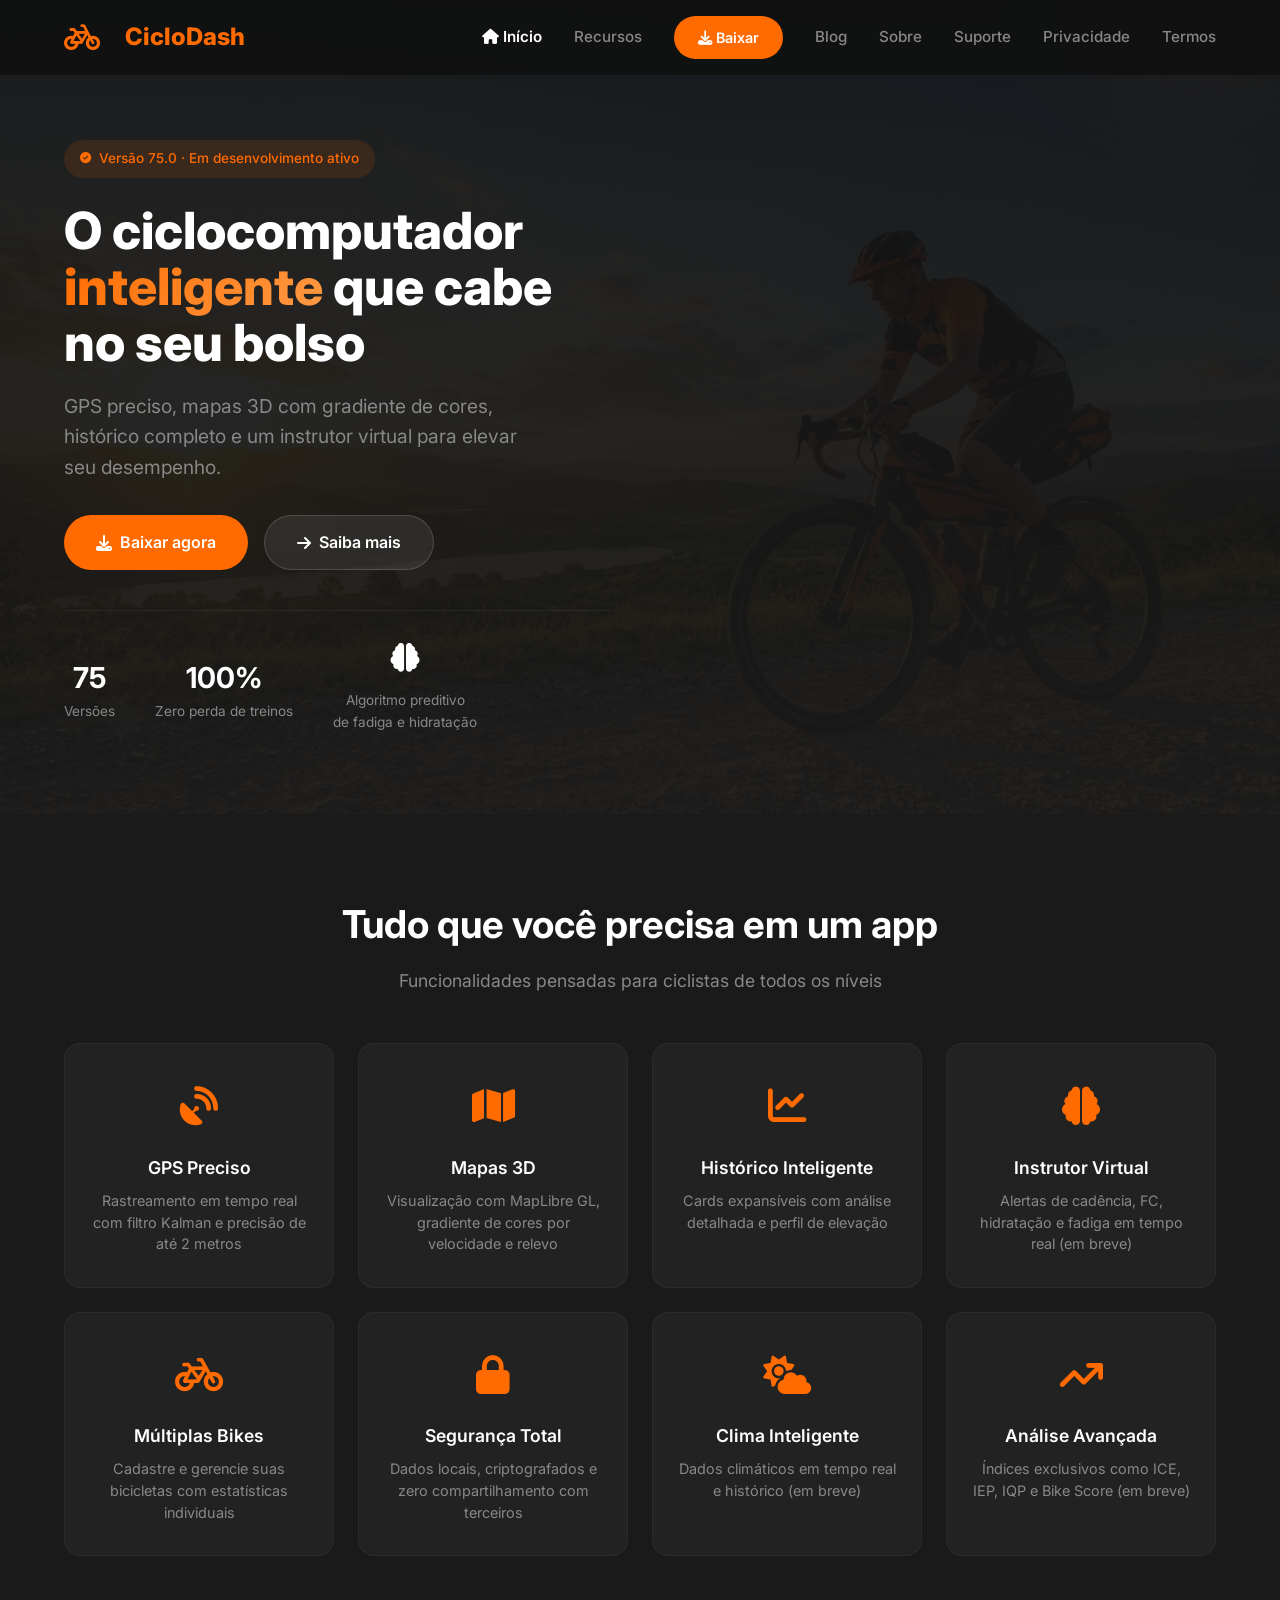
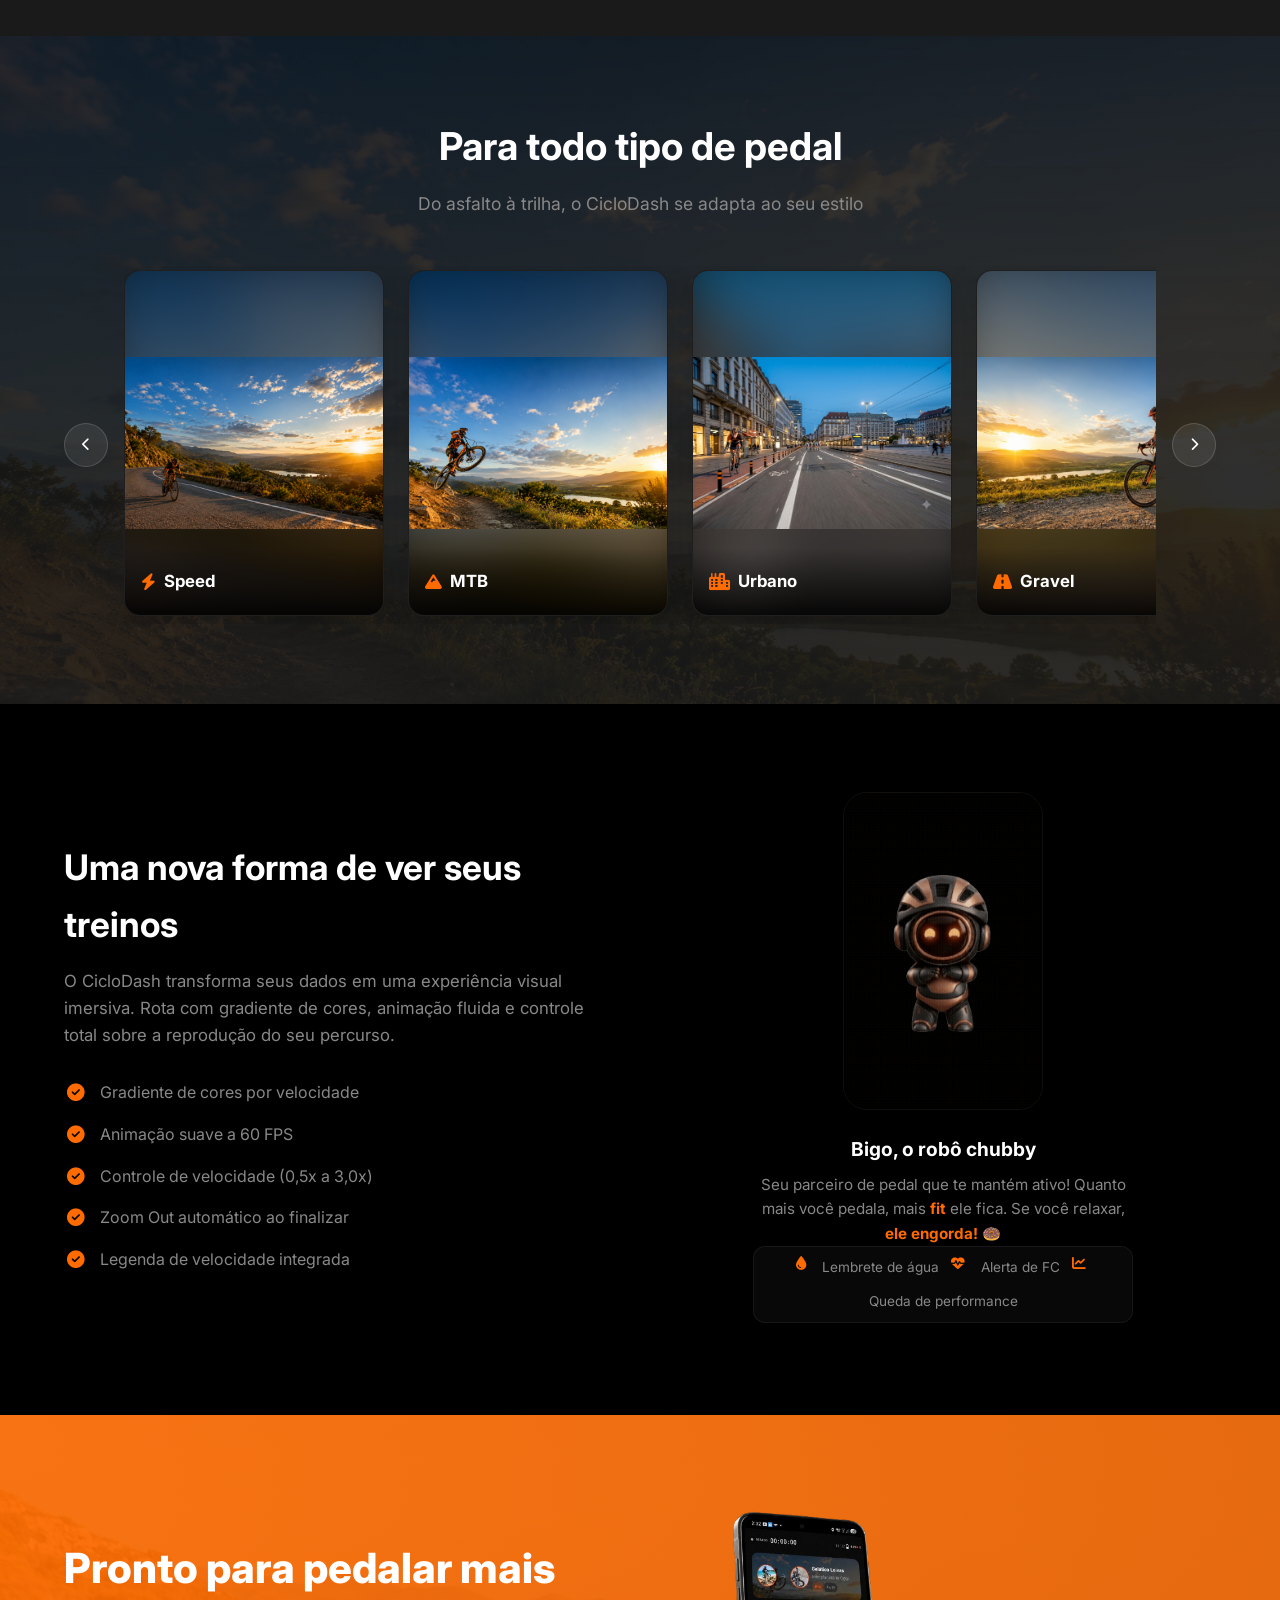
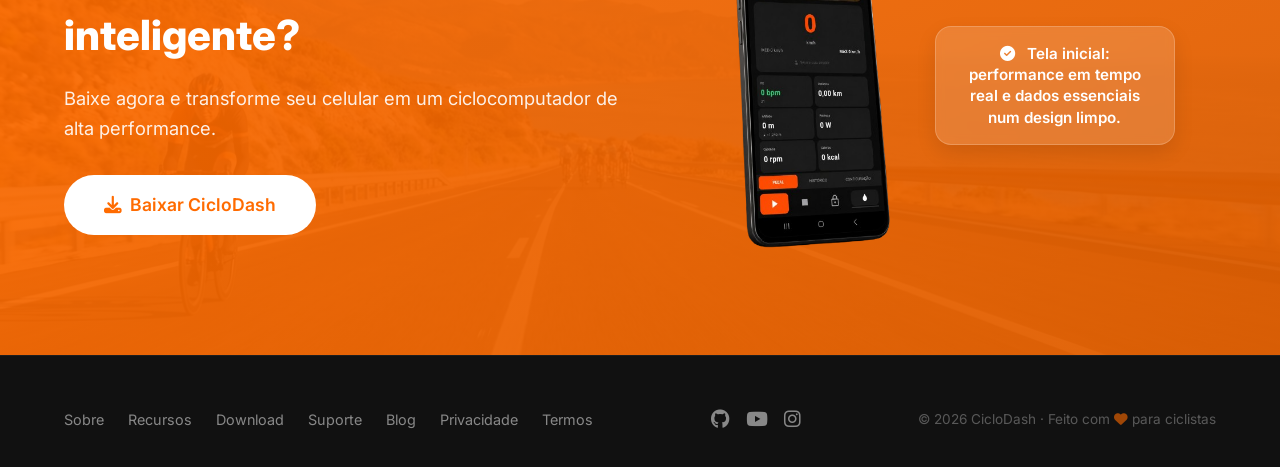
<file: index.html>
<!DOCTYPE html>
<html lang="pt-BR">

<!-- ════════════════════════════════════════════════════════════
HEADER
════════════════════════════════════════════════════════════ -->

<head>
    <meta property="og:title" content="CicloDash - Ciclocomputador Inteligente" />
    <meta property="og:description"
        content="GPS preciso, mapas 3D com gradiente de cores e IA para elevar seu desempenho." />
    <meta property="og:image" content="https://leivas.github.io/ciclodash-site/assets/images/app-screenshot.png" />
    <meta property="og:url" content="https://leivas.github.io/ciclodash-site/" />
    <meta charset="UTF-8" />
    <meta name="viewport" content="width=device-width, initial-scale=1.0" />
    <title>CicloDash · Ciclocomputador inteligente</title>
    <meta name="description"
        content="CicloDash é o ciclocomputador inteligente que cabe no seu bolso. GPS, mapas 3D, histórico e IA para ciclistas." />
    <link rel="icon" type="image/svg+xml" href="assets/favicon.svg" />

    <!-- Google Fonts -->
    <link rel="preconnect" href="https://fonts.googleapis.com" />
    <link rel="preconnect" href="https://fonts.gstatic.com" crossorigin />
    <link
        href="https://fonts.googleapis.com/css2?family=Inter:opsz,wght@14..32,400;14..32,600;14..32,700;14..32,800&display=swap"
        rel="stylesheet" />

    <!-- Font Awesome 6 (ícones) -->
    <link rel="stylesheet" href="https://cdnjs.cloudflare.com/ajax/libs/font-awesome/6.5.0/css/all.min.css" />

    <link rel="stylesheet" href="css/style.css" />
</head>

<body>
    <header class="header">
        <div class="container">


            <a href="index.html" class="logo">
                <i class="fas fa-bicycle"></i><span>&nbsp;</span>
                <span class="logo-text">Ciclo<span>Dash</span></span>
            </a>


            <nav class="nav" id="mainNav">
                <a href="index.html" class="active"><i class="fas fa-house"></i> Início</a>
                <a href="recursos.html">Recursos</a>
                <a href="download.html" class="btn-nav"><i class="fas fa-download"></i> Baixar</a>
                <a href="blog.html">Blog</a>
                <a href="sobre.html">Sobre</a>
                <a href="suporte.html">Suporte</a>
                <a href="privacidade.html">Privacidade</a>
                <a href="termos.html">Termos</a>
            </nav>
            <button class="mobile-toggle" id="mobileToggle" aria-label="Menu">
                <i class="fas fa-bars"></i>
            </button>
        </div>
    </header>

    <!-- ════════════════════════════════════════════════════════════
         HERO
         ════════════════════════════════════════════════════════════ -->
    <section class="hero">
        <div class="container">
            <div class="hero-content">
                <div class="hero-badge">
                    <i class="fas fa-circle-check"></i>
                    Versão 75.0 · Em desenvolvimento ativo
                </div>

                <h1>
                    O ciclocomputador<br />
                    <span class="highlight">inteligente</span> que cabe<br />
                    no seu bolso
                </h1>

                <p>
                    GPS preciso, mapas 3D com gradiente de cores, histórico completo
                    e um instrutor virtual para elevar seu desempenho.
                </p>

                <div class="hero-actions">
                    <a href="download.html" class="btn btn-primary">
                        <i class="fas fa-download"></i> Baixar agora
                    </a>
                    <a href="recursos.html" class="btn btn-secondary">
                        <i class="fas fa-arrow-right"></i> Saiba mais
                    </a>
                </div>

                <div class="hero-stats">
                    <div class="stat">
                        <div class="stat-value">75</div>
                        <div class="stat-label">Versões</div>
                    </div>
                    <div class="stat">
                        <div class="stat-value">100%</div>
                        <div class="stat-label">Zero perda de treinos</div>
                    </div>
                    <div class="stat">
                        <span class="fi-icon"><i class="fas fa-brain"></i></span>
                        <div class="stat-label">Algoritmo preditivo<br>de fadiga e hidratação</div>
                    </div>
                </div>
            </div>
        </div>
    </section>

    <!-- ════════════════════════════════════════════════════════════
         FEATURES
         ════════════════════════════════════════════════════════════ -->
    <section class="features">
        <div class="container">
            <div class="section-header">
                <h2>Tudo que você precisa em um app</h2>
                <p>Funcionalidades pensadas para ciclistas de todos os níveis</p>
            </div>

            <div class="features-grid">
                <div class="feature-card">
                    <span class="icon"><i class="fas fa-satellite-dish"></i></span>
                    <h3>GPS Preciso</h3>
                    <p>Rastreamento em tempo real com filtro Kalman e precisão de até 2 metros</p>
                </div>

                <div class="feature-card">
                    <span class="icon"><i class="fas fa-map"></i></span>
                    <h3>Mapas 3D</h3>
                    <p>Visualização com MapLibre GL, gradiente de cores por velocidade e relevo</p>
                </div>

                <div class="feature-card">
                    <span class="icon"><i class="fas fa-chart-line"></i></span>
                    <h3>Histórico Inteligente</h3>
                    <p>Cards expansíveis com análise detalhada e perfil de elevação</p>
                </div>

                <div class="feature-card">
                    <span class="icon"><i class="fas fa-brain"></i></span>
                    <h3>Instrutor Virtual</h3>
                    <p>Alertas de cadência, FC, hidratação e fadiga em tempo real (em breve)</p>
                </div>

                <div class="feature-card">
                    <span class="icon"><i class="fas fa-bicycle"></i></span>
                    <h3>Múltiplas Bikes</h3>
                    <p>Cadastre e gerencie suas bicicletas com estatísticas individuais</p>
                </div>

                <div class="feature-card">
                    <span class="icon"><i class="fas fa-lock"></i></span>
                    <h3>Segurança Total</h3>
                    <p>Dados locais, criptografados e zero compartilhamento com terceiros</p>
                </div>

                <div class="feature-card">
                    <span class="icon"><i class="fas fa-cloud-sun"></i></span>
                    <h3>Clima Inteligente</h3>
                    <p>Dados climáticos em tempo real e histórico (em breve)</p>
                </div>

                <div class="feature-card">
                    <span class="icon"><i class="fas fa-arrow-trend-up"></i></span>
                    <h3>Análise Avançada</h3>
                    <p>Índices exclusivos como ICE, IEP, IQP e Bike Score (em breve)</p>
                </div>
            </div>
        </div>
    </section>

    <!-- ════════════════════════════════════════════════════════════
         CATEGORIAS (CARROSSEL)
         ════════════════════════════════════════════════════════════ -->
    <section class="categories-section">
        <div class="container">
            <div class="section-header">
                <h2>Para todo tipo de pedal</h2>
                <p>Do asfalto à trilha, o CicloDash se adapta ao seu estilo</p>
            </div>

            <div class="categories-carousel">
                <button class="carousel-arrow carousel-arrow--prev" id="carouselPrev" aria-label="Anterior">
                    <i class="fas fa-chevron-left"></i>
                </button>

                <div class="carousel-track" id="carouselTrack">
                    <div class="category-slide">
                        <div class="category-slide-bg"
                            style="background-image:url('assets/images/CicloDash_(Speed_1).png');"></div>
                        <img src="assets/images/CicloDash_(Speed_1).png" alt="Ciclismo speed com CicloDash"
                            loading="lazy" />
                        <div class="category-slide-label"><i class="fas fa-bolt"></i> Speed</div>
                    </div>
                    <div class="category-slide">
                        <div class="category-slide-bg"
                            style="background-image:url('assets/images/CicloDash_(MTB).png');"></div>
                        <img src="assets/images/CicloDash_(MTB).png" alt="Mountain bike com CicloDash" loading="lazy" />
                        <div class="category-slide-label"><i class="fas fa-mountain"></i> MTB</div>
                    </div>
                    <div class="category-slide">
                        <div class="category-slide-bg"
                            style="background-image:url('assets/images/CicloDash_(Urbano).png');"></div>
                        <img src="assets/images/CicloDash_(Urbano).png" alt="Ciclismo urbano com CicloDash"
                            loading="lazy" />
                        <div class="category-slide-label"><i class="fas fa-city"></i> Urbano</div>
                    </div>
                    <div class="category-slide">
                        <div class="category-slide-bg"
                            style="background-image:url('assets/images/CicloDash_(Gravel).png');"></div>
                        <img src="assets/images/CicloDash_(Gravel).png" alt="Gravel com CicloDash" loading="lazy" />
                        <div class="category-slide-label"><i class="fas fa-road"></i> Gravel</div>
                    </div>
                    <div class="category-slide">
                        <div class="category-slide-bg"
                            style="background-image:url('assets/images/CicloDash_(Speed_2).png');"></div>
                        <img src="assets/images/CicloDash_(Speed_2).png" alt="Ciclismo speed com CicloDash"
                            loading="lazy" />
                        <div class="category-slide-label"><i class="fas fa-bolt"></i> Speed</div>
                    </div>
                </div>

                <button class="carousel-arrow carousel-arrow--next" id="carouselNext" aria-label="Próximo">
                    <i class="fas fa-chevron-right"></i>
                </button>
            </div>
        </div>
    </section>

    <!-- ════════════════════════════════════════════════════════════
         SCREENSHOT
         ════════════════════════════════════════════════════════════ -->
    <section class="screenshot-section">
        <div class="container">
            <div class="content">
                <h2>Uma nova forma de ver seus treinos</h2>
                <p>
                    O CicloDash transforma seus dados em uma experiência visual imersiva.
                    Rota com gradiente de cores, animação fluida e controle total sobre
                    a reprodução do seu percurso.
                </p>

                <ul class="feature-list">
                    <li><i class="fas fa-check-circle"></i> Gradiente de cores por velocidade</li>
                    <li><i class="fas fa-check-circle"></i> Animação suave a 60 FPS</li>
                    <li><i class="fas fa-check-circle"></i> Controle de velocidade (0,5x a 3,0x)</li>
                    <li><i class="fas fa-check-circle"></i> Zoom Out automático ao finalizar</li>
                    <li><i class="fas fa-check-circle"></i> Legenda de velocidade integrada</li>
                </ul>
            </div>
            <div class="image">
                <div class="gif-wrapper">
                    <img src="assets/images/gifs/Gif_5.gif" alt="CicloDash app animado" class="phone-mockup">
                </div>
                <div class="bigo-description">
                    <h4>Bigo, o robô chubby</h4>
                    <p>
                        Seu parceiro de pedal que te mantém ativo! Quanto mais você pedala, mais <strong>fit</strong>
                        ele fica.
                        Se você relaxar, <strong>ele engorda!</strong> 🍩<br>
                        <span class="bigo-functions">
                            <i class="fas fa-droplet"></i> Lembrete de água
                            <i class="fas fa-heart-pulse"></i> Alerta de FC
                            <i class="fas fa-chart-line"></i> Queda de performance
                        </span>
                    </p>
                </div>
            </div>
        </div>
    </section>

    <!-- ════════════════════════════════════════════════════════════
         CTA
         ════════════════════════════════════════════════════════════ -->
    <section class="cta-section">
        <div class="container">
            <div class="cta-content">
                <h2>Pronto para pedalar mais inteligente?</h2>
                <p>Baixe agora e transforme seu celular em um ciclocomputador de alta performance.</p>
                <a href="download.html" class="btn">
                    <i class="fas fa-download"></i> Baixar CicloDash
                </a>
            </div>

            <div class="cta-image">  
                <img src="assets/images/Ciclodash__app.png" alt="CicloDash app screen" />              
                <div class="cta-callout">
                    <i class="fas fa-circle-check"></i> Tela inicial:<br>performance em tempo real e dados
                    essenciais num design limpo.
                </div>
            </div>
            
        </div>
    </section>

    <!-- ════════════════════════════════════════════════════════════
             FOOTER
             ════════════════════════════════════════════════════════════ -->
    <footer class="footer">
        <div class="container">
            <div class="footer-links">
                <a href="sobre.html">Sobre</a>
                <a href="recursos.html">Recursos</a>
                <a href="download.html">Download</a>
                <a href="suporte.html">Suporte</a>
                <a href="blog.html">Blog</a>
                <a href="privacidade.html">Privacidade</a>
                <a href="termos.html">Termos</a>
            </div>

            <div class="footer-social">
                <a href="#" aria-label="GitHub"><i class="fab fa-github"></i></a>
                <a href="#" aria-label="YouTube"><i class="fab fa-youtube"></i></a>
                <a href="#" aria-label="Instagram"><i class="fab fa-instagram"></i></a>
            </div>

            <div class="footer-copy">
                &copy; 2026 CicloDash · Feito com <i class="fas fa-heart" style="color:var(--orange);"></i> para
                ciclistas
            </div>
        </div>
    </footer>

    <!-- ════════════════════════════════════════════════════════════
         JAVASCRIPT
         ════════════════════════════════════════════════════════════ -->
    <script>
        // ─── MENU MOBILE ──────────────────────────────────────────
        const mobileToggle = document.getElementById('mobileToggle');
        const mainNav = document.getElementById('mainNav');

        mobileToggle.addEventListener('click', () => {
            mainNav.classList.toggle('open');
        });

        // Fecha o menu ao clicar em um link
        document.querySelectorAll('.nav a').forEach(link => {
            link.addEventListener('click', () => {
                mainNav.classList.remove('open');
            });
        });

        // ─── ANIMAÇÃO DE ENTRADA DOS CARDS ──────────────────────
        const observer = new IntersectionObserver((entries) => {
            entries.forEach((entry, index) => {
                if (entry.isIntersecting) {
                    setTimeout(() => {
                        entry.target.style.opacity = '1';
                        entry.target.style.transform = 'translateY(0)';
                    }, index * 80);
                }
            });
        }, { threshold: 0.1 });

        document.querySelectorAll('.feature-card').forEach((card, i) => {
            card.style.opacity = '0';
            card.style.transform = 'translateY(24px)';
            card.style.transition = 'opacity 0.6s ease, transform 0.6s ease';
            observer.observe(card);
        });

        // ─── CARROSSEL DE CATEGORIAS ─────────────────────────────
        const carouselTrack = document.getElementById('carouselTrack');
        const carouselPrev = document.getElementById('carouselPrev');
        const carouselNext = document.getElementById('carouselNext');

        if (carouselTrack && carouselPrev && carouselNext) {
            const getScrollStep = () => {
                const slide = carouselTrack.querySelector('.category-slide');
                const gap = parseInt(getComputedStyle(carouselTrack).gap) || 24;
                return slide ? slide.offsetWidth + gap : 300;
            };

            carouselPrev.addEventListener('click', () => {
                carouselTrack.scrollBy({ left: -getScrollStep(), behavior: 'smooth' });
            });

            carouselNext.addEventListener('click', () => {
                carouselTrack.scrollBy({ left: getScrollStep(), behavior: 'smooth' });
            });
        }

        // ─── HERO BADGE ANIMATION ────────────────────────────────
        console.log('🚴 CicloDash · O ciclocomputador inteligente');
        console.log('📊 Versão 75.0 · Em desenvolvimento ativo');
        console.log('🔗 https://ciclodash.com.br');
    </script>

</body>

</html>
</file>
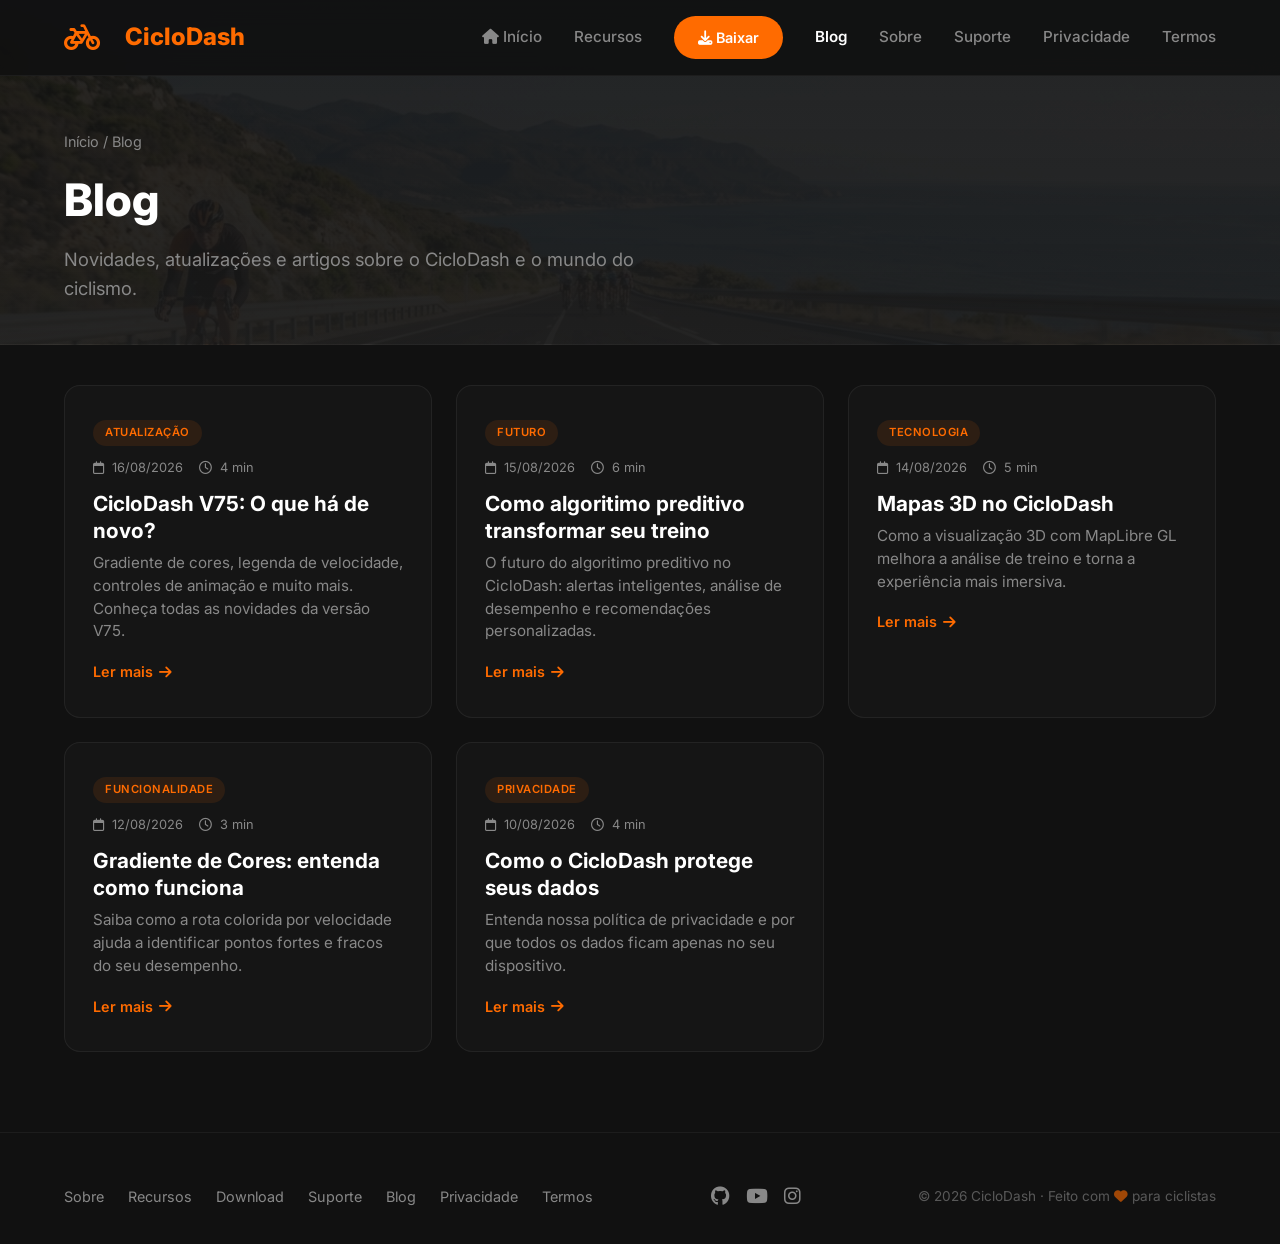
<file: blog.html>
<!DOCTYPE html>
<html lang="pt-BR">

<head>
    <meta property="og:title" content="CicloDash - Ciclocomputador Inteligente" />
    <meta property="og:description"
        content="GPS preciso, mapas 3D com gradiente de cores e IA para elevar seu desempenho." />
    <meta property="og:image" content="https://leivas.github.io/ciclodash-site/assets/images/app-screenshot.png" />
    <meta property="og:url" content="https://leivas.github.io/ciclodash-site/" />
    <meta charset="UTF-8" />
    <meta name="viewport" content="width=device-width, initial-scale=1.0" />
    <title>Blog · CicloDash</title>
    <meta name="description"
        content="Novidades, artigos e atualizações do CicloDash. Fique por dentro das últimas novidades." />
    <link rel="icon" type="image/svg+xml" href="assets/favicon.svg" />

    <link rel="preconnect" href="https://fonts.googleapis.com" />
    <link rel="preconnect" href="https://fonts.gstatic.com" crossorigin />
    <link
        href="https://fonts.googleapis.com/css2?family=Inter:opsz,wght@14..32,400;14..32,600;14..32,700;14..32,800&display=swap"
        rel="stylesheet" />
    <link rel="stylesheet" href="https://cdnjs.cloudflare.com/ajax/libs/font-awesome/6.5.0/css/all.min.css" />
    <link rel="stylesheet" href="css/style.css" />
</head>

<body>

    <!-- HEADER -->
    <header class="header">
        <div class="container">
            <a href="index.html" class="logo">
                <i class="fas fa-bicycle"></i><span>&nbsp;</span>
                <span class="logo-text">Ciclo<span>Dash</span></span>
            </a>

            <nav class="nav" id="mainNav">
                <a href="index.html"><i class="fas fa-house"></i> Início</a>
                <a href="recursos.html">Recursos</a>
                <a href="download.html" class="btn-nav"><i class="fas fa-download"></i> Baixar</a>
                <a href="blog.html" class="active">Blog</a>
                <a href="sobre.html">Sobre</a>
                <a href="suporte.html">Suporte</a>
                <a href="privacidade.html">Privacidade</a>
                <a href="termos.html">Termos</a>
            </nav>

            <button class="mobile-toggle" id="mobileToggle" aria-label="Menu">
                <i class="fas fa-bars"></i>
            </button>
        </div>
    </header>

    <!-- PAGE HEADER -->
    <section class="page-header">
        <div class="container">
            <div class="breadcrumb">
                <a href="index.html">Início</a> / Blog
            </div>
            <h1>Blog</h1>
            <p>Novidades, atualizações e artigos sobre o CicloDash e o mundo do ciclismo.</p>
        </div>
    </section>

    <!-- BLOG -->
    <section class="blog-page">
        <div class="container">
            <div class="blog-grid">

                <!-- POST 1 -->
                <a href="blog/ciclodash-v75.html" class="post-card">
                    <span class="post-tag">Atualização</span>
                    <div class="post-meta">
                        <span class="date"><i class="far fa-calendar"></i> 16/08/2026</span>
                        <span class="read-time"><i class="far fa-clock"></i> 4 min</span>
                    </div>
                    <h3>CicloDash V75: O que há de novo?</h3>
                    <p>Gradiente de cores, legenda de velocidade, controles de animação e muito mais. Conheça todas as
                        novidades da versão V75.</p>
                    <span class="read-more">Ler mais <i class="fas fa-arrow-right"></i></span>
                </a>

                <!-- POST 2 -->
                <a href="blog/ia-treinamento.html" class="post-card">
                    <span class="post-tag">Futuro</span>
                    <div class="post-meta">
                        <span class="date"><i class="far fa-calendar"></i> 15/08/2026</span>
                        <span class="read-time"><i class="far fa-clock"></i> 6 min</span>
                    </div>
                    <h3>Como algoritimo preditivo transformar seu treino</h3>
                    <p>O futuro do algoritimo preditivo no CicloDash: alertas inteligentes, análise de desempenho e
                        recomendações personalizadas.</p>
                    <span class="read-more">Ler mais <i class="fas fa-arrow-right"></i></span>
                </a>

                <!-- POST 3 -->
                <a href="blog/mapas-3d.html" class="post-card">
                    <span class="post-tag">Tecnologia</span>
                    <div class="post-meta">
                        <span class="date"><i class="far fa-calendar"></i> 14/08/2026</span>
                        <span class="read-time"><i class="far fa-clock"></i> 5 min</span>
                    </div>
                    <h3>Mapas 3D no CicloDash</h3>
                    <p>Como a visualização 3D com MapLibre GL melhora a análise de treino e torna a experiência mais
                        imersiva.</p>
                    <span class="read-more">Ler mais <i class="fas fa-arrow-right"></i></span>
                </a>

                <!-- POST 4 (extra) -->
                <a href="blog/gradiente-cores.html" class="post-card">
                    <span class="post-tag">Funcionalidade</span>
                    <div class="post-meta">
                        <span class="date"><i class="far fa-calendar"></i> 12/08/2026</span>
                        <span class="read-time"><i class="far fa-clock"></i> 3 min</span>
                    </div>
                    <h3>Gradiente de Cores: entenda como funciona</h3>
                    <p>Saiba como a rota colorida por velocidade ajuda a identificar pontos fortes e fracos do seu
                        desempenho.</p>
                    <span class="read-more">Ler mais <i class="fas fa-arrow-right"></i></span>
                </a>

                <!-- POST 5 (extra) -->
                <a href="blog/seguranca-dados.html" class="post-card">
                    <span class="post-tag">Privacidade</span>
                    <div class="post-meta">
                        <span class="date"><i class="far fa-calendar"></i> 10/08/2026</span>
                        <span class="read-time"><i class="far fa-clock"></i> 4 min</span>
                    </div>
                    <h3>Como o CicloDash protege seus dados</h3>
                    <p>Entenda nossa política de privacidade e por que todos os dados ficam apenas no seu dispositivo.
                    </p>
                    <span class="read-more">Ler mais <i class="fas fa-arrow-right"></i></span>
                </a>

            </div>
        </div>
    </section>

    <!-- FOOTER -->
    <footer class="footer">
        <div class="container">
            <div class="footer-links">
                <a href="sobre.html">Sobre</a>
                <a href="recursos.html">Recursos</a>
                <a href="download.html">Download</a>
                <a href="suporte.html">Suporte</a>
                <a href="blog.html">Blog</a>
                <a href="privacidade.html">Privacidade</a>
                <a href="termos.html">Termos</a>
            </div>

            <div class="footer-social">
                <a href="#" aria-label="GitHub"><i class="fab fa-github"></i></a>
                <a href="#" aria-label="YouTube"><i class="fab fa-youtube"></i></a>
                <a href="#" aria-label="Instagram"><i class="fab fa-instagram"></i></a>
            </div>

            <div class="footer-copy">
                &copy; 2026 CicloDash · Feito com <i class="fas fa-heart" style="color:var(--orange);"></i> para
                ciclistas
            </div>
        </div>
    </footer>

    <script>
        const mobileToggle = document.getElementById('mobileToggle');
        const mainNav = document.getElementById('mainNav');
        mobileToggle.addEventListener('click', () => mainNav.classList.toggle('open'));
        document.querySelectorAll('.nav a').forEach(link => {
            link.addEventListener('click', () => mainNav.classList.remove('open'));
        });
    </script>
</body>

</html>
</file>
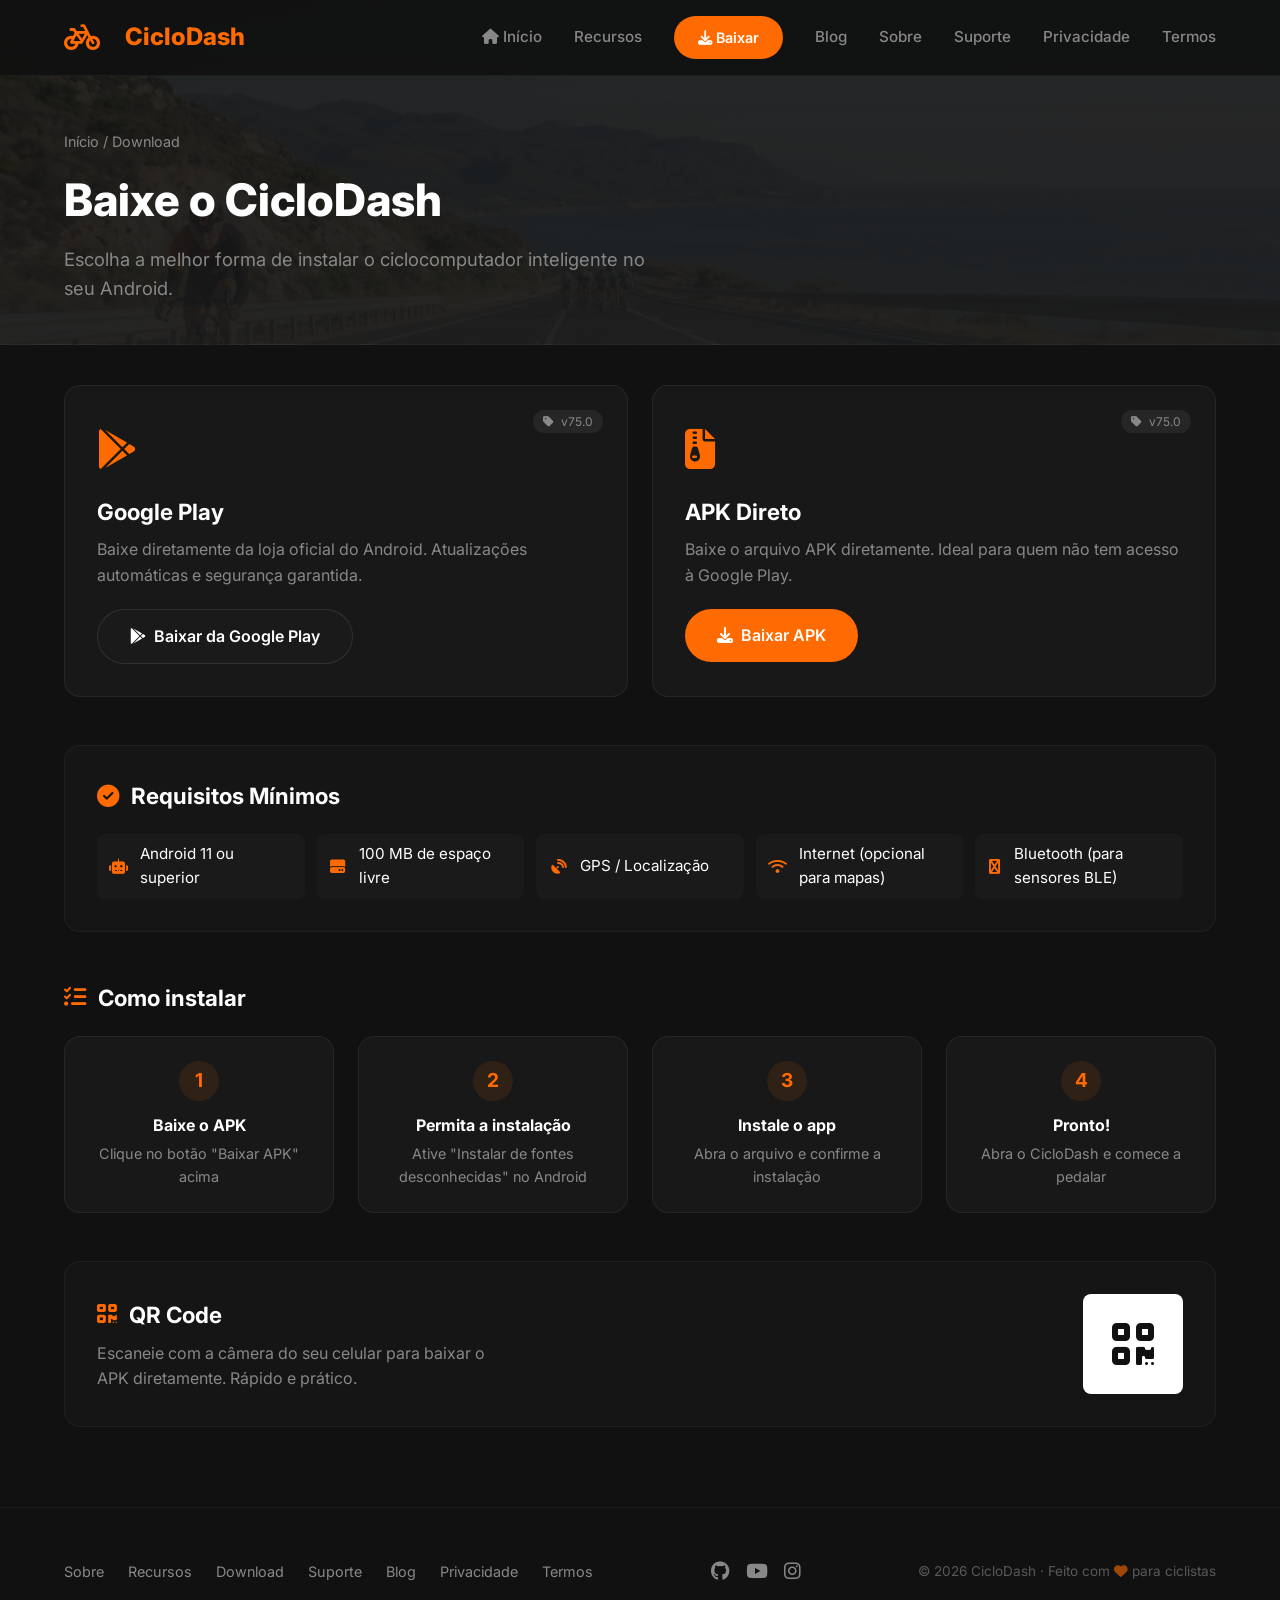
<file: download.html>
<!DOCTYPE html>
<html lang="pt-BR">

<head>
    <meta property="og:title" content="CicloDash - Ciclocomputador Inteligente" />
    <meta property="og:description"
        content="GPS preciso, mapas 3D com gradiente de cores e IA para elevar seu desempenho." />
    <meta property="og:image" content="https://leivas.github.io/ciclodash-site/assets/images/app-screenshot.png" />
    <meta property="og:url" content="https://leivas.github.io/ciclodash-site/" />
    <meta charset="UTF-8" />
    <meta name="viewport" content="width=device-width, initial-scale=1.0" />
    <title>Download · CicloDash</title>
    <meta name="description" content="Baixe o CicloDash na Google Play ou APK direto. Android 11+. Grátis e seguro." />
    <link rel="icon" type="image/svg+xml" href="assets/favicon.svg" />

    <link rel="preconnect" href="https://fonts.googleapis.com" />
    <link rel="preconnect" href="https://fonts.gstatic.com" crossorigin />
    <link
        href="https://fonts.googleapis.com/css2?family=Inter:opsz,wght@14..32,400;14..32,600;14..32,700;14..32,800&display=swap"
        rel="stylesheet" />
    <link rel="stylesheet" href="https://cdnjs.cloudflare.com/ajax/libs/font-awesome/6.5.0/css/all.min.css" />
    <link rel="stylesheet" href="css/style.css" />
</head>

<body>

    <link rel="stylesheet" href="https://cdnjs.cloudflare.com/ajax/libs/font-awesome/6.5.0/css/all.min.css" />
    <!-- ════════════════════════════════════════════════════════════
         HEADER
         ════════════════════════════════════════════════════════════ -->
    <header class="header">
        <div class="container">
            <a href="index.html" class="logo">
                <i class="fas fa-bicycle"></i><span>&nbsp;</span>
                <span class="logo-text">Ciclo<span>Dash</span></span>
            </a>

            <nav class="nav" id="mainNav">
                <a href="index.html"><i class="fas fa-house"></i> Início</a>
                <a href="recursos.html">Recursos</a>
                <a href="download.html" class="btn-nav"><i class="fas fa-download"></i> Baixar</a>
                <a href="blog.html">Blog</a>
                <a href="sobre.html">Sobre</a>
                <a href="suporte.html">Suporte</a>
                <a href="privacidade.html">Privacidade</a>
                <a href="termos.html">Termos</a>
            </nav>

            <button class="mobile-toggle" id="mobileToggle" aria-label="Menu">
                <i class="fas fa-bars"></i>
            </button>
        </div>
    </header>

    <!-- PAGE HEADER -->
    <section class="page-header">
        <div class="container">
            <div class="breadcrumb">
                <a href="index.html">Início</a> / Download
            </div>
            <h1>Baixe o CicloDash</h1>
            <p>Escolha a melhor forma de instalar o ciclocomputador inteligente no seu Android.</p>
        </div>
    </section>

    <!-- DOWNLOAD -->
    <section class="download-page">
        <div class="container">

            <!-- DOWNLOAD CARDS -->
            <div class="download-grid">
                <!-- Google Play -->
                <div class="download-card">
                    <span class="icon"><i class="fab fa-google-play"></i></span>
                    <span class="version-badge"><i class="fas fa-tag"></i> v75.0</span>
                    <h3>Google Play</h3>
                    <p>Baixe diretamente da loja oficial do Android. Atualizações automáticas e segurança garantida.</p>
                    <a href="#" class="btn btn-google">
                        <i class="fab fa-google-play"></i> Baixar da Google Play
                    </a>
                </div>

                <!-- APK Direto -->
                <div class="download-card">
                    <span class="icon"><i class="fas fa-file-archive"></i></span>
                    <span class="version-badge"><i class="fas fa-tag"></i> v75.0</span>
                    <h3>APK Direto</h3>
                    <p>Baixe o arquivo APK diretamente. Ideal para quem não tem acesso à Google Play.</p>
                    <a href="#" class="btn btn-apk">
                        <i class="fas fa-download"></i> Baixar APK
                    </a>
                </div>
            </div>

            <!-- REQUIREMENTS -->
            <div class="requirements">
                <h3><i class="fas fa-circle-check"></i> Requisitos Mínimos</h3>
                <div class="req-grid">
                    <div class="req-item">
                        <i class="fas fa-robot"></i>
                        <span>Android 11 ou superior</span>
                    </div>
                    <div class="req-item">
                        <i class="fas fa-hard-drive"></i>
                        <span>100 MB de espaço livre</span>
                    </div>
                    <div class="req-item">
                        <i class="fas fa-satellite-dish"></i>
                        <span>GPS / Localização</span>
                    </div>
                    <div class="req-item">
                        <i class="fas fa-wifi"></i>
                        <span>Internet (opcional para mapas)</span>
                    </div>
                    <div class="req-item">
                        <i class="fas fa-bluetooth"></i>
                        <span>Bluetooth (para sensores BLE)</span>
                    </div>
                </div>
            </div>

            <!-- INSTRUCTIONS -->
            <h3
                style="font-size:1.4rem; font-weight:700; margin-bottom:20px; display:flex; align-items:center; gap:12px;">
                <i class="fas fa-list-check" style="color:var(--orange);"></i>
                Como instalar
            </h3>
            <div class="instructions">
                <div class="step">
                    <span class="num">1</span>
                    <h4>Baixe o APK</h4>
                    <p>Clique no botão "Baixar APK" acima</p>
                </div>
                <div class="step">
                    <span class="num">2</span>
                    <h4>Permita a instalação</h4>
                    <p>Ative "Instalar de fontes desconhecidas" no Android</p>
                </div>
                <div class="step">
                    <span class="num">3</span>
                    <h4>Instale o app</h4>
                    <p>Abra o arquivo e confirme a instalação</p>
                </div>
                <div class="step">
                    <span class="num">4</span>
                    <h4>Pronto!</h4>
                    <p>Abra o CicloDash e comece a pedalar</p>
                </div>
            </div>

            <!-- QR CODE -->
            <div class="qr-section">
                <div class="qr-content">
                    <h3><i class="fas fa-qrcode" style="color:var(--orange);"></i> QR Code</h3>
                    <p>Escaneie com a câmera do seu celular para baixar o APK diretamente. Rápido e prático.</p>
                </div>
                <div class="qr-placeholder">
                    <i class="fas fa-qrcode"></i>
                </div>
            </div>

        </div>
    </section>

    <!-- FOOTER -->
    <footer class="footer">
        <div class="container">
            <div class="footer-links">
                <a href="sobre.html">Sobre</a>
                <a href="recursos.html">Recursos</a>
                <a href="download.html">Download</a>
                <a href="suporte.html">Suporte</a>
                <a href="blog.html">Blog</a>
                <a href="privacidade.html">Privacidade</a>
                <a href="termos.html">Termos</a>
            </div>

            <div class="footer-social">
                <a href="#" aria-label="GitHub"><i class="fab fa-github"></i></a>
                <a href="#" aria-label="YouTube"><i class="fab fa-youtube"></i></a>
                <a href="#" aria-label="Instagram"><i class="fab fa-instagram"></i></a>
            </div>

            <div class="footer-copy">
                &copy; 2026 CicloDash · Feito com <i class="fas fa-heart" style="color:var(--orange);"></i> para
                ciclistas
            </div>
        </div>
    </footer>

    <script>
        const mobileToggle = document.getElementById('mobileToggle');
        const mainNav = document.getElementById('mainNav');
        mobileToggle.addEventListener('click', () => mainNav.classList.toggle('open'));
        document.querySelectorAll('.nav a').forEach(link => {
            link.addEventListener('click', () => mainNav.classList.remove('open'));
        });
    </script>
</body>

</html>
</file>
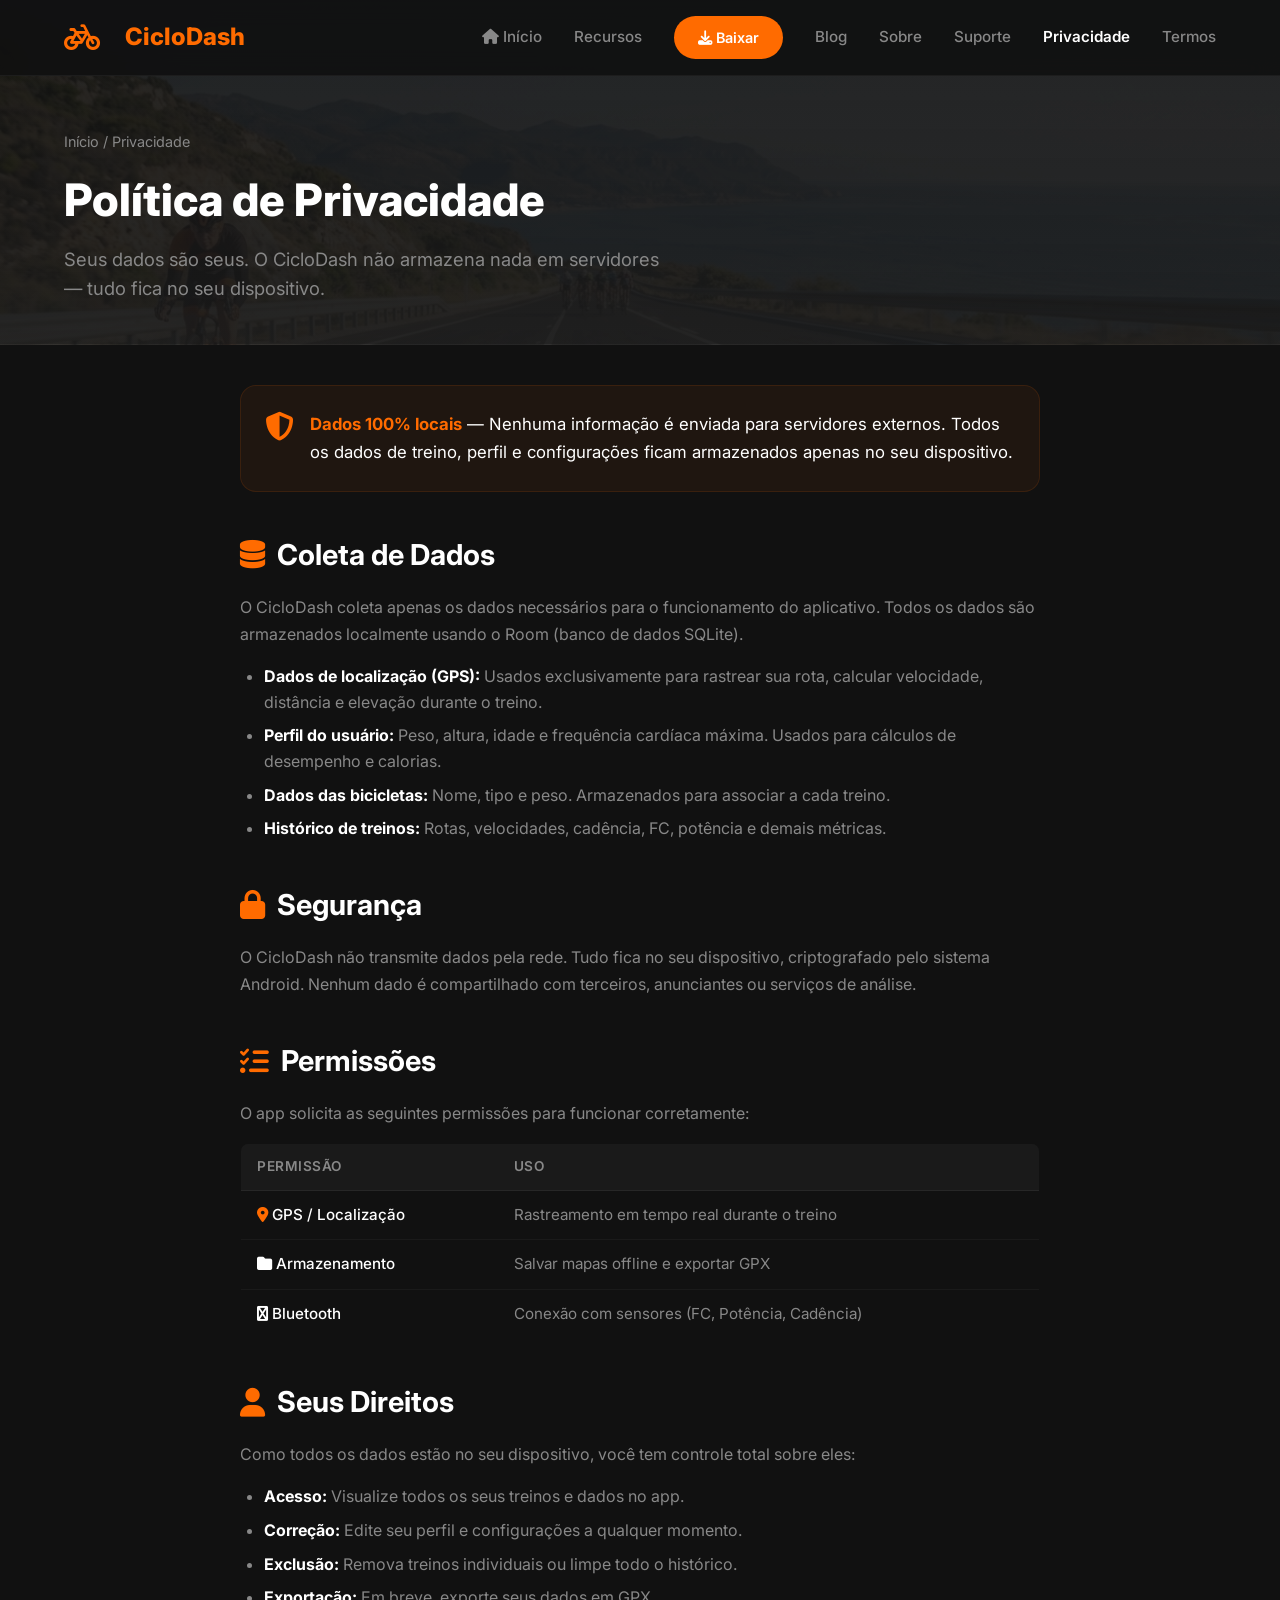
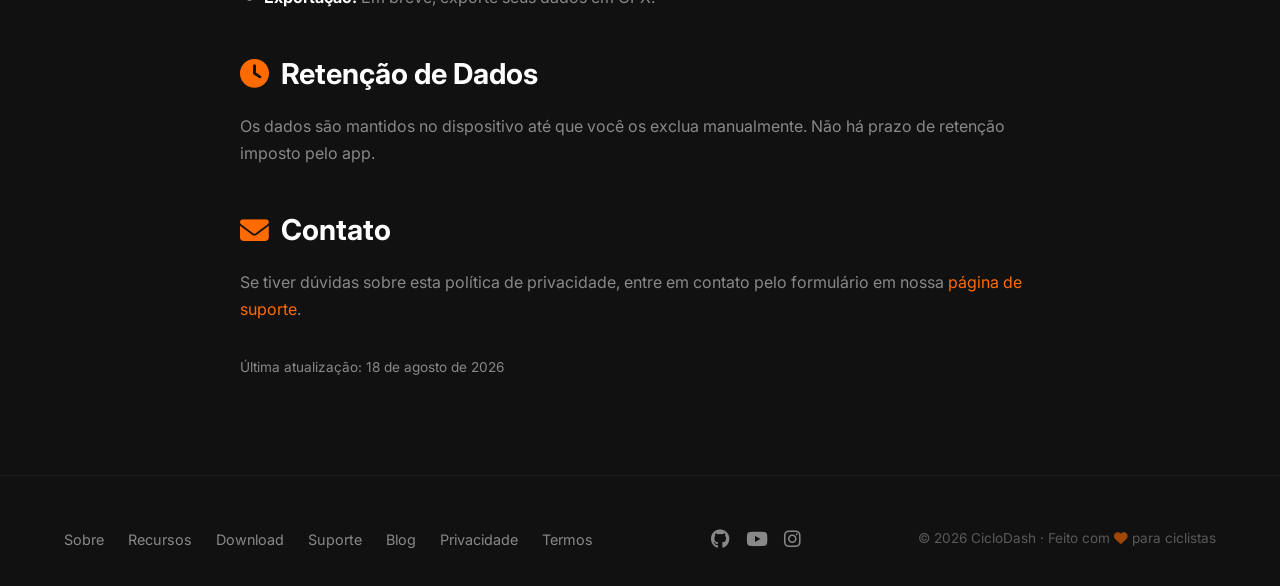
<file: privacidade.html>
<!DOCTYPE html>
<html lang="pt-BR">

<head>
    <meta property="og:title" content="CicloDash - Ciclocomputador Inteligente" />
    <meta property="og:description"
        content="GPS preciso, mapas 3D com gradiente de cores e IA para elevar seu desempenho." />
    <meta property="og:image" content="https://leivas.github.io/ciclodash-site/assets/images/app-screenshot.png" />
    <meta property="og:url" content="https://leivas.github.io/ciclodash-site/" />
    <meta charset="UTF-8" />
    <meta name="viewport" content="width=device-width, initial-scale=1.0" />
    <title>Política de Privacidade · CicloDash</title>
    <meta name="description" content="Política de privacidade do CicloDash. Seus dados estão seguros e 100% locais." />
    <link rel="icon" type="image/svg+xml" href="assets/favicon.svg" />

    <link rel="preconnect" href="https://fonts.googleapis.com" />
    <link rel="preconnect" href="https://fonts.gstatic.com" crossorigin />
    <link
        href="https://fonts.googleapis.com/css2?family=Inter:opsz,wght@14..32,400;14..32,600;14..32,700;14..32,800&display=swap"
        rel="stylesheet" />
    <link rel="stylesheet" href="https://cdnjs.cloudflare.com/ajax/libs/font-awesome/6.5.0/css/all.min.css" />
    <link rel="stylesheet" href="css/style.css" />
</head>

<body>

    <!-- ════════════════════════════════════════════════════════════
         HEADER
         ════════════════════════════════════════════════════════════ -->
    <header class="header">
        <div class="container">
<a href="index.html" class="logo">
    <i class="fas fa-bicycle"></i><span>&nbsp;</span>
    <span class="logo-text">Ciclo<span>Dash</span></span>
</a>

            <nav class="nav" id="mainNav">
                <a href="index.html"><i class="fas fa-house"></i> Início</a>
                <a href="recursos.html">Recursos</a>
                <a href="download.html" class="btn-nav"><i class="fas fa-download"></i> Baixar</a>
                <a href="blog.html">Blog</a>
                <a href="sobre.html">Sobre</a>
                <a href="suporte.html">Suporte</a>  
                <a href="privacidade.html" class="active">Privacidade</a>
                <a href="termos.html">Termos</a>
            </nav>

            <button class="mobile-toggle" id="mobileToggle" aria-label="Menu">
                <i class="fas fa-bars"></i>
            </button>
        </div>
    </header>

    <!-- PAGE HEADER -->
    <section class="page-header">
        <div class="container">
            <div class="breadcrumb">
                <a href="index.html">Início</a> / Privacidade
            </div>
            <h1>Política de Privacidade</h1>
            <p>Seus dados são seus. O CicloDash não armazena nada em servidores — tudo fica no seu dispositivo.</p>
        </div>
    </section>

    <!-- PRIVACY CONTENT -->
    <section class="privacy-page">
        <div class="container">
            <div class="privacy-content">

                <div class="highlight-box">
                    <i class="fas fa-shield-halved"></i>
                    <div>
                        <p><strong>Dados 100% locais</strong> — Nenhuma informação é enviada para servidores externos.
                            Todos os dados de treino, perfil e configurações ficam armazenados apenas no seu
                            dispositivo.</p>
                    </div>
                </div>

                <h2><i class="fas fa-database"></i> Coleta de Dados</h2>
                <p>
                    O CicloDash coleta apenas os dados necessários para o funcionamento do aplicativo.
                    Todos os dados são armazenados localmente usando o Room (banco de dados SQLite).
                </p>
                <ul>
                    <li><strong>Dados de localização (GPS):</strong> Usados exclusivamente para rastrear sua rota,
                        calcular velocidade, distância e elevação durante o treino.</li>
                    <li><strong>Perfil do usuário:</strong> Peso, altura, idade e frequência cardíaca máxima. Usados
                        para cálculos de desempenho e calorias.</li>
                    <li><strong>Dados das bicicletas:</strong> Nome, tipo e peso. Armazenados para associar a cada
                        treino.</li>
                    <li><strong>Histórico de treinos:</strong> Rotas, velocidades, cadência, FC, potência e demais
                        métricas.</li>
                </ul>

                <h2><i class="fas fa-lock"></i> Segurança</h2>
                <p>
                    O CicloDash não transmite dados pela rede. Tudo fica no seu dispositivo, criptografado pelo sistema
                    Android.
                    Nenhum dado é compartilhado com terceiros, anunciantes ou serviços de análise.
                </p>

                <h2><i class="fas fa-list-check"></i> Permissões</h2>
                <p>O app solicita as seguintes permissões para funcionar corretamente:</p>

                <table class="permissions-table">
                    <thead>
                        <tr>
                            <th>Permissão</th>
                            <th>Uso</th>
                        </tr>
                    </thead>
                    <tbody>
                        <tr>
                            <td><i class="fas fa-location-dot" style="color:var(--orange);"></i> GPS / Localização</td>
                            <td>Rastreamento em tempo real durante o treino</td>
                        </tr>
                        <tr>
                            <td><i class="fas fa-folder"></i> Armazenamento</td>
                            <td>Salvar mapas offline e exportar GPX</td>
                        </tr>
                        <tr>
                            <td><i class="fas fa-bluetooth"></i> Bluetooth</td>
                            <td>Conexão com sensores (FC, Potência, Cadência)</td>
                        </tr>
                    </tbody>
                </table>

                <h2><i class="fas fa-user"></i> Seus Direitos</h2>
                <p>
                    Como todos os dados estão no seu dispositivo, você tem controle total sobre eles:
                </p>
                <ul>
                    <li><strong>Acesso:</strong> Visualize todos os seus treinos e dados no app.</li>
                    <li><strong>Correção:</strong> Edite seu perfil e configurações a qualquer momento.</li>
                    <li><strong>Exclusão:</strong> Remova treinos individuais ou limpe todo o histórico.</li>
                    <li><strong>Exportação:</strong> Em breve, exporte seus dados em GPX.</li>
                </ul>

                <h2><i class="fas fa-clock"></i> Retenção de Dados</h2>
                <p>
                    Os dados são mantidos no dispositivo até que você os exclua manualmente.
                    Não há prazo de retenção imposto pelo app.
                </p>

                <h2><i class="fas fa-envelope"></i> Contato</h2>
                <p>
                    Se tiver dúvidas sobre esta política de privacidade, entre em contato pelo formulário em nossa
                    <a href="suporte.html">página de suporte</a>.
                </p>

                <p style="margin-top:32px; font-size:0.85rem; color:var(--gray-light);">
                    Última atualização: 18 de agosto de 2026
                </p>

            </div>
        </div>
    </section>

    <!-- ════════════════════════════════════════════════════════════
         FOOTER
         ════════════════════════════════════════════════════════════ -->
    <footer class="footer">
        <div class="container">
            <div class="footer-links">
                <a href="sobre.html">Sobre</a>
                <a href="recursos.html">Recursos</a>
                <a href="download.html">Download</a>
                <a href="suporte.html">Suporte</a>
                <a href="blog.html">Blog</a>
                <a href="privacidade.html">Privacidade</a>
                <a href="termos.html">Termos</a>
            </div>

            <div class="footer-social">
                <a href="#" aria-label="GitHub"><i class="fab fa-github"></i></a>
                <a href="#" aria-label="YouTube"><i class="fab fa-youtube"></i></a>
                <a href="#" aria-label="Instagram"><i class="fab fa-instagram"></i></a>
            </div>

            <div class="footer-copy">
                &copy; 2026 CicloDash · Feito com <i class="fas fa-heart" style="color:var(--orange);"></i> para
                ciclistas
            </div>
        </div>
    </footer>

    <script>
        const mobileToggle = document.getElementById('mobileToggle');
        const mainNav = document.getElementById('mainNav');
        mobileToggle.addEventListener('click', () => mainNav.classList.toggle('open'));
        document.querySelectorAll('.nav a').forEach(link => {
            link.addEventListener('click', () => mainNav.classList.remove('open'));
        });
    </script>
</body>

</html>
</file>
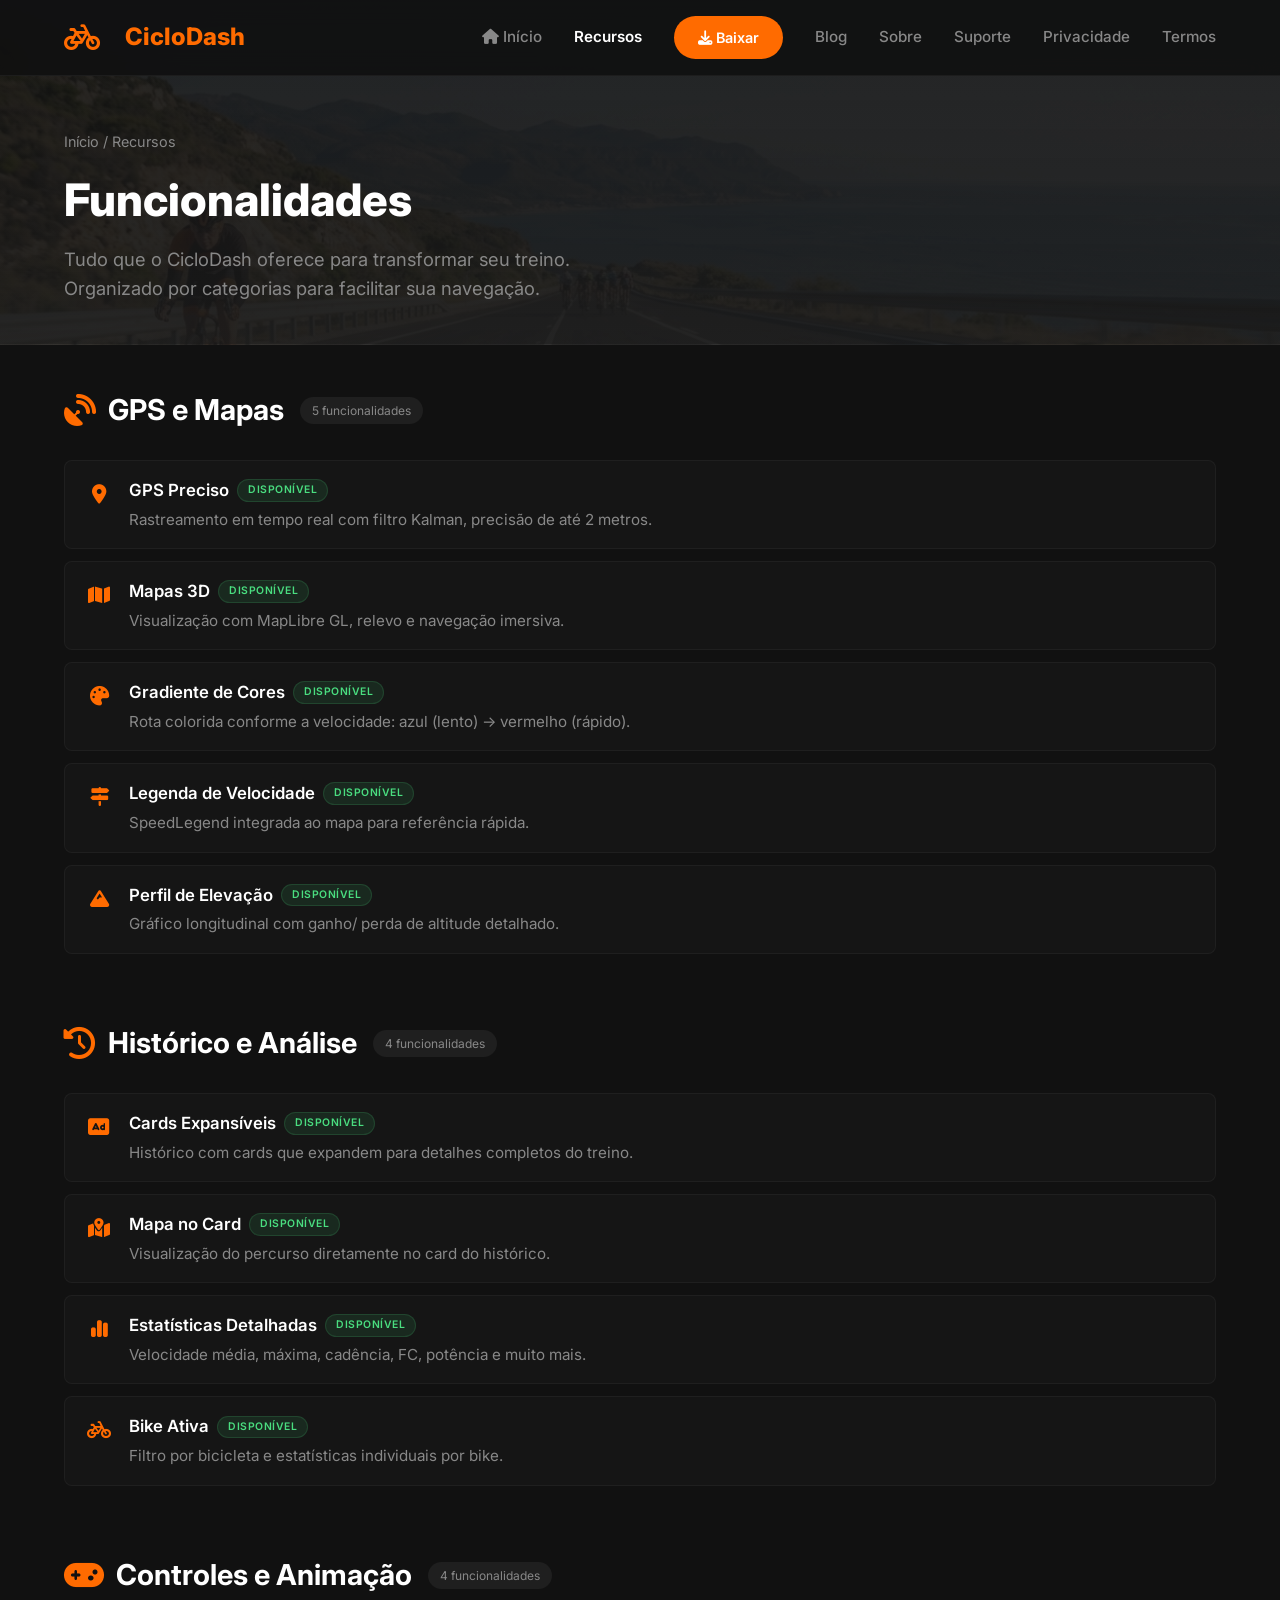
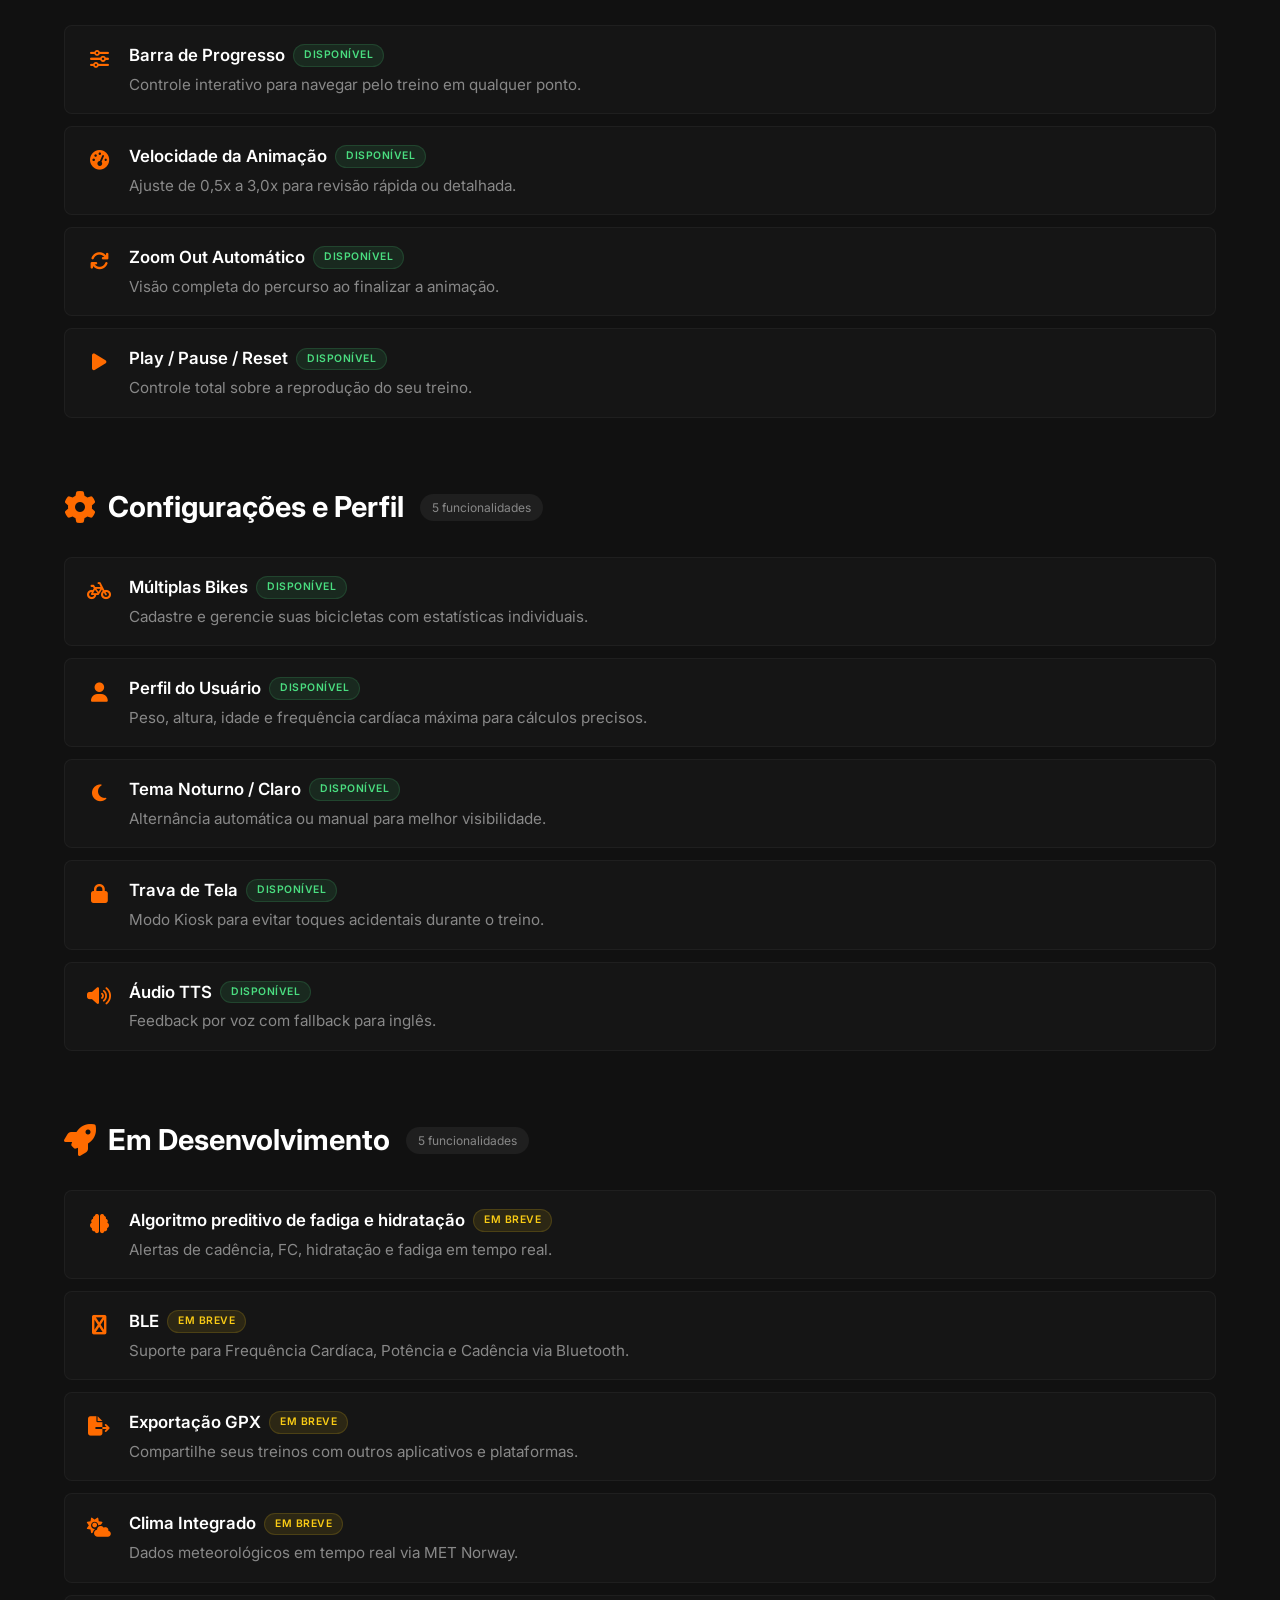
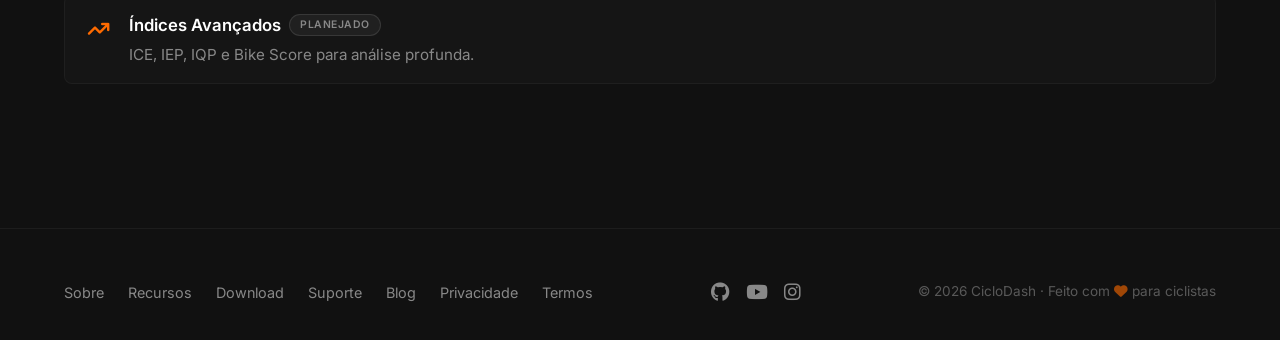
<file: recursos.html>
<!DOCTYPE html>
<html lang="pt-BR">

<head>
    <meta property="og:title" content="CicloDash - Ciclocomputador Inteligente" />
    <meta property="og:description"
        content="GPS preciso, mapas 3D com gradiente de cores e IA para elevar seu desempenho." />
    <meta property="og:image" content="https://leivas.github.io/ciclodash-site/assets/images/app-screenshot.png" />
    <meta property="og:url" content="https://leivas.github.io/ciclodash-site/" />
    <meta charset="UTF-8" />
    <meta name="viewport" content="width=device-width, initial-scale=1.0" />
    <title>Recursos · CicloDash</title>
    <meta name="description"
        content="Todas as funcionalidades do CicloDash: GPS, mapas 3D, histórico, IA e muito mais." />
    <link rel="icon" type="image/svg+xml" href="assets/favicon.svg" />

    <link rel="preconnect" href="https://fonts.googleapis.com" />
    <link rel="preconnect" href="https://fonts.gstatic.com" crossorigin />
    <link
        href="https://fonts.googleapis.com/css2?family=Inter:opsz,wght@14..32,400;14..32,600;14..32,700;14..32,800&display=swap"
        rel="stylesheet" />
    <link rel="stylesheet" href="https://cdnjs.cloudflare.com/ajax/libs/font-awesome/6.5.0/css/all.min.css" />
    <link rel="stylesheet" href="css/style.css" />
</head>

<body>

    <!-- ════════════════════════════════════════════════════════════
         HEADER
         ════════════════════════════════════════════════════════════ -->
    <header class="header">
        <div class="container">
            <a href="index.html" class="logo">
                <i class="fas fa-bicycle"></i><span>&nbsp;</span>
                <span class="logo-text">Ciclo<span>Dash</span></span>
            </a>

            <nav class="nav" id="mainNav">
                <a href="index.html"><i class="fas fa-house"></i> Início</a>
                <a href="recursos.html" class="active">Recursos</a>
                <a href="download.html" class="btn-nav"><i class="fas fa-download"></i> Baixar</a>
                <a href="blog.html">Blog</a>
                <a href="sobre.html">Sobre</a>
                <a href="suporte.html">Suporte</a>
                <a href="privacidade.html">Privacidade</a>
                <a href="termos.html">Termos</a>
            </nav>

            <button class="mobile-toggle" id="mobileToggle" aria-label="Menu">
                <i class="fas fa-bars"></i>
            </button>
        </div>
    </header>

    <!-- PAGE HEADER -->
    <section class="page-header">
        <div class="container">
            <div class="breadcrumb">
                <a href="index.html">Início</a> / Recursos
            </div>
            <h1>Funcionalidades</h1>
            <p>Tudo que o CicloDash oferece para transformar seu treino. Organizado por categorias para facilitar sua
                navegação.</p>
        </div>
    </section>

    <!-- FEATURES -->
    <section class="features-page">
        <div class="container">

            <!-- CATEGORIA 1: GPS e Mapas -->
            <div class="category">
                <div class="category-header">
                    <span class="icon"><i class="fas fa-satellite-dish"></i></span>
                    <h2>GPS e Mapas</h2>
                    <span class="badge-count">5 funcionalidades</span>
                </div>
                <div class="features-grid-cat">
                    <div class="feature-item">
                        <span class="fi-icon"><i class="fas fa-location-dot"></i></span>
                        <div class="fi-content">
                            <h4>GPS Preciso <span class="fi-badge available">Disponível</span></h4>
                            <p>Rastreamento em tempo real com filtro Kalman, precisão de até 2 metros.</p>
                        </div>
                    </div>
                    <div class="feature-item">
                        <span class="fi-icon"><i class="fas fa-map"></i></span>
                        <div class="fi-content">
                            <h4>Mapas 3D <span class="fi-badge available">Disponível</span></h4>
                            <p>Visualização com MapLibre GL, relevo e navegação imersiva.</p>
                        </div>
                    </div>
                    <div class="feature-item">
                        <span class="fi-icon"><i class="fas fa-palette"></i></span>
                        <div class="fi-content">
                            <h4>Gradiente de Cores <span class="fi-badge available">Disponível</span></h4>
                            <p>Rota colorida conforme a velocidade: azul (lento) → vermelho (rápido).</p>
                        </div>
                    </div>
                    <div class="feature-item">
                        <span class="fi-icon"><i class="fas fa-signs-post"></i></span>
                        <div class="fi-content">
                            <h4>Legenda de Velocidade <span class="fi-badge available">Disponível</span></h4>
                            <p>SpeedLegend integrada ao mapa para referência rápida.</p>
                        </div>
                    </div>
                    <div class="feature-item">
                        <span class="fi-icon"><i class="fas fa-mountain"></i></span>
                        <div class="fi-content">
                            <h4>Perfil de Elevação <span class="fi-badge available">Disponível</span></h4>
                            <p>Gráfico longitudinal com ganho/ perda de altitude detalhado.</p>
                        </div>
                    </div>
                </div>
            </div>

            <!-- CATEGORIA 2: Histórico -->
            <div class="category">
                <div class="category-header">
                    <span class="icon"><i class="fas fa-clock-rotate-left"></i></span>
                    <h2>Histórico e Análise</h2>
                    <span class="badge-count">4 funcionalidades</span>
                </div>
                <div class="features-grid-cat">
                    <div class="feature-item">
                        <span class="fi-icon"><i class="fas fa-rectangle-ad"></i></span>
                        <div class="fi-content">
                            <h4>Cards Expansíveis <span class="fi-badge available">Disponível</span></h4>
                            <p>Histórico com cards que expandem para detalhes completos do treino.</p>
                        </div>
                    </div>
                    <div class="feature-item">
                        <span class="fi-icon"><i class="fas fa-map-location-dot"></i></span>
                        <div class="fi-content">
                            <h4>Mapa no Card <span class="fi-badge available">Disponível</span></h4>
                            <p>Visualização do percurso diretamente no card do histórico.</p>
                        </div>
                    </div>
                    <div class="feature-item">
                        <span class="fi-icon"><i class="fas fa-chart-simple"></i></span>
                        <div class="fi-content">
                            <h4>Estatísticas Detalhadas <span class="fi-badge available">Disponível</span></h4>
                            <p>Velocidade média, máxima, cadência, FC, potência e muito mais.</p>
                        </div>
                    </div>
                    <div class="feature-item">
                        <span class="fi-icon"><i class="fas fa-bicycle"></i></span>
                        <div class="fi-content">
                            <h4>Bike Ativa <span class="fi-badge available">Disponível</span></h4>
                            <p>Filtro por bicicleta e estatísticas individuais por bike.</p>
                        </div>
                    </div>
                </div>
            </div>

            <!-- CATEGORIA 3: Controles -->
            <div class="category">
                <div class="category-header">
                    <span class="icon"><i class="fas fa-gamepad"></i></span>
                    <h2>Controles e Animação</h2>
                    <span class="badge-count">4 funcionalidades</span>
                </div>
                <div class="features-grid-cat">
                    <div class="feature-item">
                        <span class="fi-icon"><i class="fas fa-sliders"></i></span>
                        <div class="fi-content">
                            <h4>Barra de Progresso <span class="fi-badge available">Disponível</span></h4>
                            <p>Controle interativo para navegar pelo treino em qualquer ponto.</p>
                        </div>
                    </div>
                    <div class="feature-item">
                        <span class="fi-icon"><i class="fas fa-gauge-high"></i></span>
                        <div class="fi-content">
                            <h4>Velocidade da Animação <span class="fi-badge available">Disponível</span></h4>
                            <p>Ajuste de 0,5x a 3,0x para revisão rápida ou detalhada.</p>
                        </div>
                    </div>
                    <div class="feature-item">
                        <span class="fi-icon"><i class="fas fa-arrows-rotate"></i></span>
                        <div class="fi-content">
                            <h4>Zoom Out Automático <span class="fi-badge available">Disponível</span></h4>
                            <p>Visão completa do percurso ao finalizar a animação.</p>
                        </div>
                    </div>
                    <div class="feature-item">
                        <span class="fi-icon"><i class="fas fa-play"></i></span>
                        <div class="fi-content">
                            <h4>Play / Pause / Reset <span class="fi-badge available">Disponível</span></h4>
                            <p>Controle total sobre a reprodução do seu treino.</p>
                        </div>
                    </div>
                </div>
            </div>

            <!-- CATEGORIA 4: Configurações -->
            <div class="category">
                <div class="category-header">
                    <span class="icon"><i class="fas fa-gear"></i></span>
                    <h2>Configurações e Perfil</h2>
                    <span class="badge-count">5 funcionalidades</span>
                </div>
                <div class="features-grid-cat">
                    <div class="feature-item">
                        <span class="fi-icon"><i class="fas fa-bicycle"></i></span>
                        <div class="fi-content">
                            <h4>Múltiplas Bikes <span class="fi-badge available">Disponível</span></h4>
                            <p>Cadastre e gerencie suas bicicletas com estatísticas individuais.</p>
                        </div>
                    </div>
                    <div class="feature-item">
                        <span class="fi-icon"><i class="fas fa-user"></i></span>
                        <div class="fi-content">
                            <h4>Perfil do Usuário <span class="fi-badge available">Disponível</span></h4>
                            <p>Peso, altura, idade e frequência cardíaca máxima para cálculos precisos.</p>
                        </div>
                    </div>
                    <div class="feature-item">
                        <span class="fi-icon"><i class="fas fa-moon"></i></span>
                        <div class="fi-content">
                            <h4>Tema Noturno / Claro <span class="fi-badge available">Disponível</span></h4>
                            <p>Alternância automática ou manual para melhor visibilidade.</p>
                        </div>
                    </div>
                    <div class="feature-item">
                        <span class="fi-icon"><i class="fas fa-lock"></i></span>
                        <div class="fi-content">
                            <h4>Trava de Tela <span class="fi-badge available">Disponível</span></h4>
                            <p>Modo Kiosk para evitar toques acidentais durante o treino.</p>
                        </div>
                    </div>
                    <div class="feature-item">
                        <span class="fi-icon"><i class="fas fa-volume-high"></i></span>
                        <div class="fi-content">
                            <h4>Áudio TTS <span class="fi-badge available">Disponível</span></h4>
                            <p>Feedback por voz com fallback para inglês.</p>
                        </div>
                    </div>
                </div>
            </div>

            <!-- CATEGORIA 5: Futuro -->
            <div class="category">
                <div class="category-header">
                    <span class="icon"><i class="fas fa-rocket"></i></span>
                    <h2>Em Desenvolvimento</h2>
                    <span class="badge-count">5 funcionalidades</span>
                </div>
                <div class="features-grid-cat">
                    <div class="feature-item">
                        <span class="fi-icon"><i class="fas fa-brain"></i></span>
                        <div class="fi-content">
                            <h4>Algoritmo preditivo de fadiga e hidratação <span class="fi-badge soon">Em breve</span></h4>
                            <p>Alertas de cadência, FC, hidratação e fadiga em tempo real.</p>
                        </div>
                    </div>
                    <div class="feature-item">
                        <span class="fi-icon"><i class="fas fa-bluetooth"></i></span>
                        <div class="fi-content">
                            <h4>BLE <span class="fi-badge soon">Em breve</span></h4>
                            <p>Suporte para Frequência Cardíaca, Potência e Cadência via Bluetooth.</p>
                        </div>
                    </div>
                    <div class="feature-item">
                        <span class="fi-icon"><i class="fas fa-file-export"></i></span>
                        <div class="fi-content">
                            <h4>Exportação GPX <span class="fi-badge soon">Em breve</span></h4>
                            <p>Compartilhe seus treinos com outros aplicativos e plataformas.</p>
                        </div>
                    </div>
                    <div class="feature-item">
                        <span class="fi-icon"><i class="fas fa-cloud-sun"></i></span>
                        <div class="fi-content">
                            <h4>Clima Integrado <span class="fi-badge soon">Em breve</span></h4>
                            <p>Dados meteorológicos em tempo real via MET Norway.</p>
                        </div>
                    </div>
                    <div class="feature-item">
                        <span class="fi-icon"><i class="fas fa-arrow-trend-up"></i></span>
                        <div class="fi-content">
                            <h4>Índices Avançados <span class="fi-badge planning">Planejado</span></h4>
                            <p>ICE, IEP, IQP e Bike Score para análise profunda.</p>
                        </div>
                    </div>
                </div>
            </div>

        </div>
    </section>

    <!-- ════════════════════════════════════════════════════════════
         FOOTER
         ════════════════════════════════════════════════════════════ -->
    <footer class="footer">
        <div class="container">
            <div class="footer-links">
                <a href="sobre.html">Sobre</a>
                <a href="recursos.html">Recursos</a>
                <a href="download.html">Download</a>
                <a href="suporte.html">Suporte</a>
                <a href="blog.html">Blog</a>
                <a href="privacidade.html">Privacidade</a>
                <a href="termos.html">Termos</a>
            </div>

            <div class="footer-social">
                <a href="#" aria-label="GitHub"><i class="fab fa-github"></i></a>
                <a href="#" aria-label="YouTube"><i class="fab fa-youtube"></i></a>
                <a href="#" aria-label="Instagram"><i class="fab fa-instagram"></i></a>
            </div>

            <div class="footer-copy">
                &copy; 2026 CicloDash · Feito com <i class="fas fa-heart" style="color:var(--orange);"></i> para
                ciclistas
            </div>
        </div>
    </footer>

    <script>
        const mobileToggle = document.getElementById('mobileToggle');
        const mainNav = document.getElementById('mainNav');
        mobileToggle.addEventListener('click', () => mainNav.classList.toggle('open'));
        document.querySelectorAll('.nav a').forEach(link => {
            link.addEventListener('click', () => mainNav.classList.remove('open'));
        });
    </script>
</body>

</html>
</file>
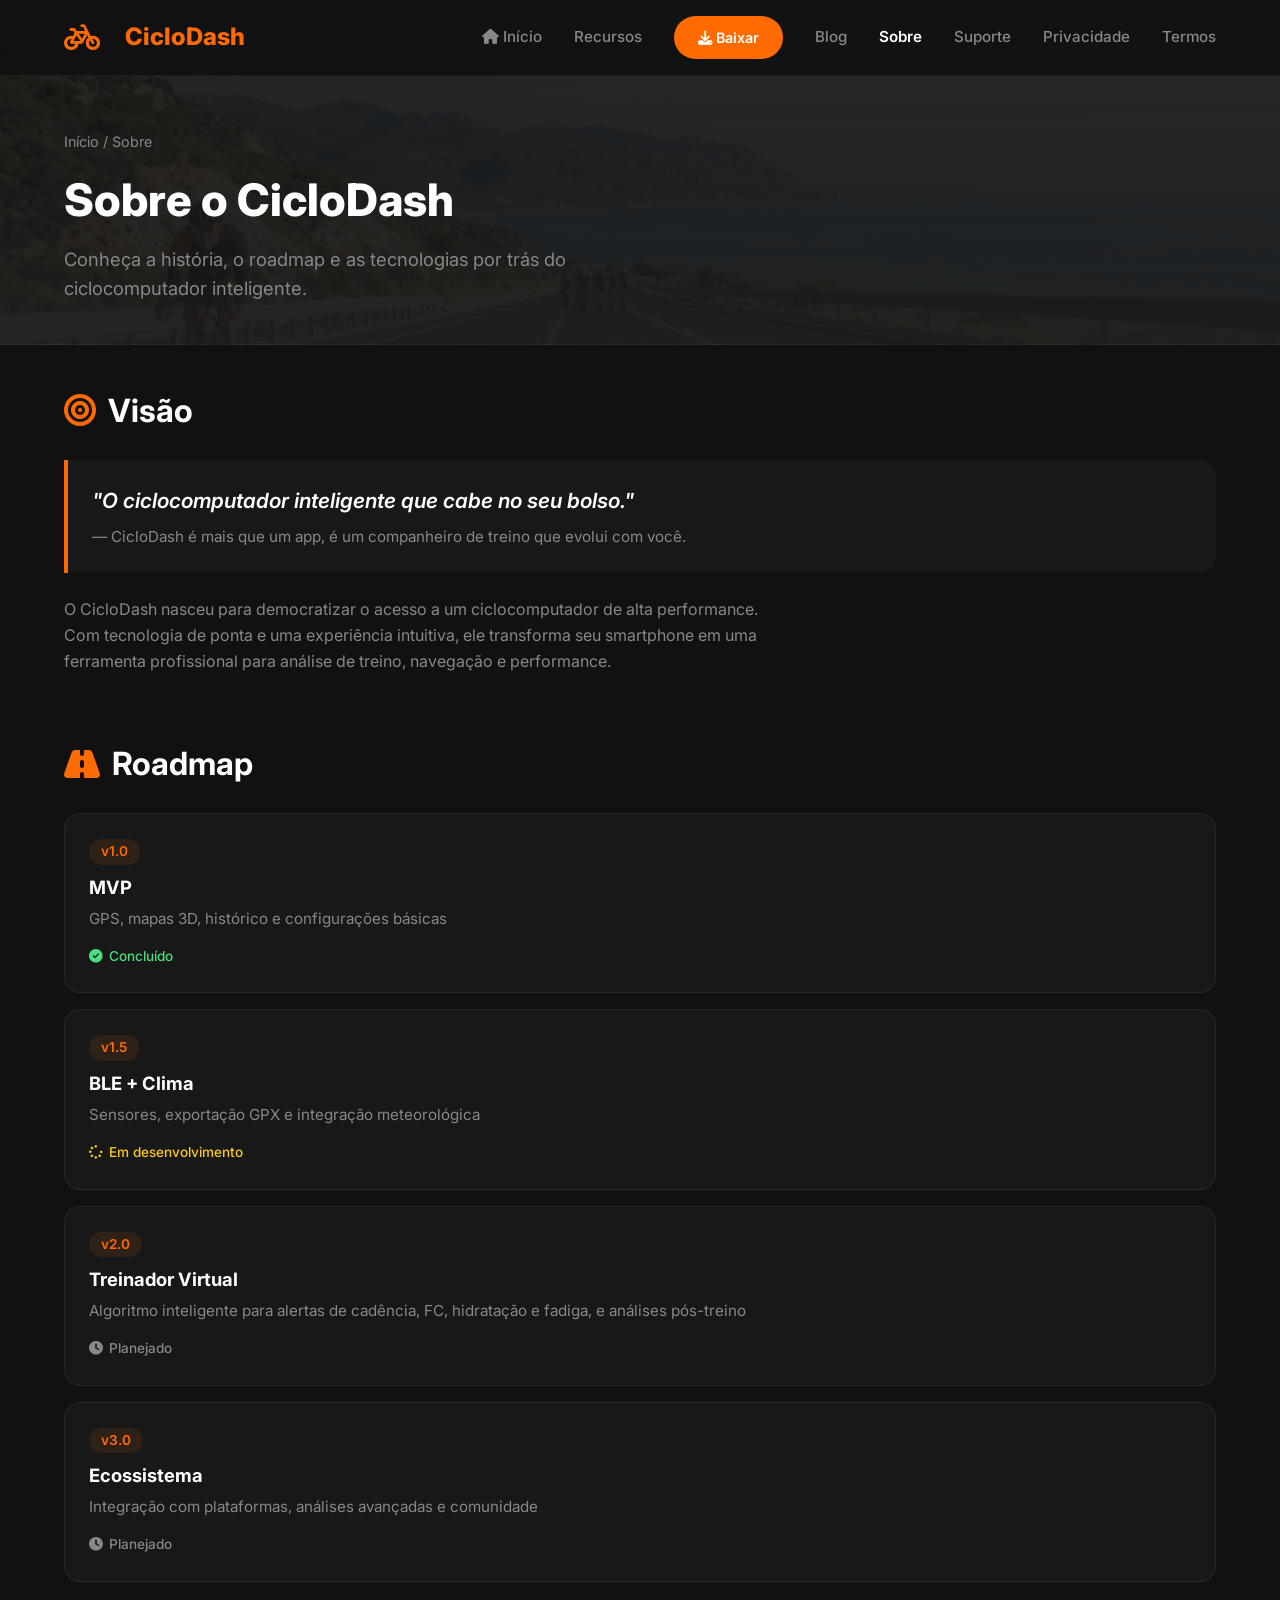
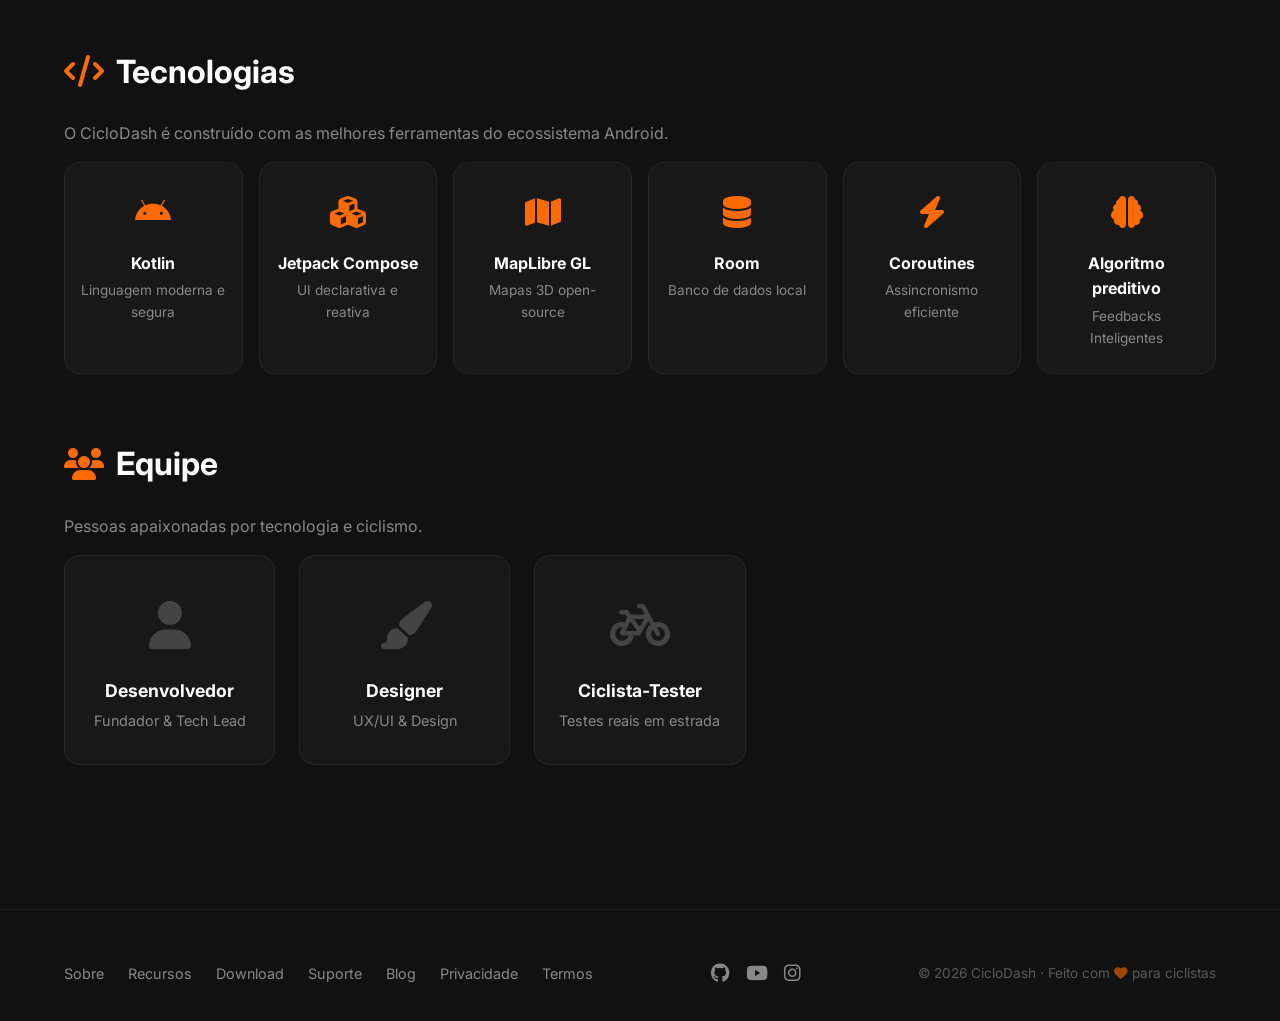
<file: sobre.html>
<!DOCTYPE html>
<html lang="pt-BR">

<head>
    <meta property="og:title" content="CicloDash - Ciclocomputador Inteligente" />
    <meta property="og:description"
        content="GPS preciso, mapas 3D com gradiente de cores e IA para elevar seu desempenho." />
    <meta property="og:image" content="https://leivas.github.io/ciclodash-site/assets/images/app-screenshot.png" />
    <meta property="og:url" content="https://leivas.github.io/ciclodash-site/" />
    <meta charset="UTF-8" />
    <meta name="viewport" content="width=device-width, initial-scale=1.0" />
    <title>Sobre · CicloDash</title>
    <meta name="description" content="Sobre o CicloDash: projeto, roadmap, tecnologias e equipe." />
    <link rel="icon" type="image/svg+xml" href="assets/favicon.svg" />

    <link rel="preconnect" href="https://fonts.googleapis.com" />
    <link rel="preconnect" href="https://fonts.gstatic.com" crossorigin />
    <link
        href="https://fonts.googleapis.com/css2?family=Inter:opsz,wght@14..32,400;14..32,600;14..32,700;14..32,800&display=swap"
        rel="stylesheet" />
    <link rel="stylesheet" href="https://cdnjs.cloudflare.com/ajax/libs/font-awesome/6.5.0/css/all.min.css" />
    <link rel="stylesheet" href="css/style.css" />
</head>

<body>

    <!-- ════════════════════════════════════════════════════════════
         HEADER
         ════════════════════════════════════════════════════════════ -->
    <header class="header">
        <div class="container">
            <a href="index.html" class="logo">
                <i class="fas fa-bicycle"></i><span>&nbsp;</span>
                <span class="logo-text">Ciclo<span>Dash</span></span>
            </a>

            <nav class="nav" id="mainNav">
                <a href="index.html"><i class="fas fa-house"></i> Início</a>
                <a href="recursos.html">Recursos</a>
                <a href="download.html" class="btn-nav"><i class="fas fa-download"></i> Baixar</a>
                <a href="blog.html">Blog</a>
                <a href="sobre.html" class="active">Sobre</a>
                <a href="suporte.html">Suporte</a>
                <a href="privacidade.html">Privacidade</a>
                <a href="termos.html">Termos</a>
            </nav>

            <button class="mobile-toggle" id="mobileToggle" aria-label="Menu">
                <i class="fas fa-bars"></i>
            </button>
        </div>
    </header>

    <!-- PAGE HEADER -->
    <section class="page-header">
        <div class="container">
            <div class="breadcrumb">
                <a href="index.html">Início</a> / Sobre
            </div>
            <h1>Sobre o CicloDash</h1>
            <p>Conheça a história, o roadmap e as tecnologias por trás do ciclocomputador inteligente.</p>
        </div>
    </section>

    <!-- ABOUT -->
    <section class="about-page">
        <div class="container">

            <!-- VISÃO -->
            <div class="about-section">
                <h2><i class="fas fa-bullseye"></i> Visão</h2>
                <div class="vision-box">
                    <p class="quote">"O ciclocomputador inteligente que cabe no seu bolso."</p>
                    <p class="author">— CicloDash é mais que um app, é um companheiro de treino que evolui com você.</p>
                </div>
                <p>
                    O CicloDash nasceu para democratizar o acesso a um ciclocomputador de alta performance.
                    Com tecnologia de ponta e uma experiência intuitiva, ele transforma seu smartphone em
                    uma ferramenta profissional para análise de treino, navegação e performance.
                </p>
            </div>

            <!-- ROADMAP -->
            <div class="about-section">
                <h2><i class="fas fa-road"></i> Roadmap</h2>
                <div class="roadmap">
                    <div class="roadmap-item">
                        <span class="version">v1.0</span>
                        <h4>MVP</h4>
                        <p>GPS, mapas 3D, histórico e configurações básicas</p>
                        <span class="status done"><i class="fas fa-check-circle"></i> Concluído</span>
                    </div>
                    <div class="roadmap-item">
                        <span class="version">v1.5</span>
                        <h4>BLE + Clima</h4>
                        <p>Sensores, exportação GPX e integração meteorológica</p>
                        <span class="status in-progress"><i class="fas fa-spinner"></i> Em desenvolvimento</span>
                    </div>
                    <div class="roadmap-item">
                        <span class="version">v2.0</span>
                        <h4>Treinador Virtual</h4>
                        <p>Algoritmo inteligente para alertas de cadência, FC, hidratação e fadiga, e análises pós-treino</p>
                        <span class="status planning"><i class="fas fa-clock"></i> Planejado</span>
                    </div>
                    <div class="roadmap-item">
                        <span class="version">v3.0</span>
                        <h4>Ecossistema</h4>
                        <p>Integração com plataformas, análises avançadas e comunidade</p>
                        <span class="status planning"><i class="fas fa-clock"></i> Planejado</span>
                    </div>
                </div>
            </div>

            <!-- TECNOLOGIAS -->
            <div class="about-section">
                <h2><i class="fas fa-code"></i> Tecnologias</h2>
                <p style="margin-bottom:16px;">O CicloDash é construído com as melhores ferramentas do ecossistema
                    Android.</p>
                <div class="tech-grid">
                    <div class="tech-item">
                        <span class="tech-icon"><i class="fab fa-android"></i></span>
                        <h4>Kotlin</h4>
                        <p>Linguagem moderna e segura</p>
                    </div>
                    <div class="tech-item">
                        <span class="tech-icon"><i class="fas fa-cubes"></i></span>
                        <h4>Jetpack Compose</h4>
                        <p>UI declarativa e reativa</p>
                    </div>
                    <div class="tech-item">
                        <span class="tech-icon"><i class="fas fa-map"></i></span>
                        <h4>MapLibre GL</h4>
                        <p>Mapas 3D open-source</p>
                    </div>
                    <div class="tech-item">
                        <span class="tech-icon"><i class="fas fa-database"></i></span>
                        <h4>Room</h4>
                        <p>Banco de dados local</p>
                    </div>
                    <div class="tech-item">
                        <span class="tech-icon"><i class="fas fa-bolt"></i></span>
                        <h4>Coroutines</h4>
                        <p>Assincronismo eficiente</p>
                    </div>
                    <div class="tech-item">
                        <span class="tech-icon"><i class="fas fa-brain"></i></span>
                        <h4>Algoritmo preditivo</h4>
                        <p>Feedbacks Inteligentes</p>
                    </div>
                </div>
            </div>

            <!-- EQUIPE -->
            <div class="about-section">
                <h2><i class="fas fa-users"></i> Equipe</h2>
                <p style="margin-bottom:16px;">Pessoas apaixonadas por tecnologia e ciclismo.</p>
                <div class="team-grid">
                    <div class="team-member">
                        <div class="avatar"><i class="fas fa-user"></i></div>
                        <h4>Desenvolvedor</h4>
                        <p>Fundador & Tech Lead</p>
                    </div>
                    <div class="team-member">
                        <div class="avatar"><i class="fas fa-paint-brush"></i></div>
                        <h4>Designer</h4>
                        <p>UX/UI & Design</p>
                    </div>
                    <div class="team-member">
                        <div class="avatar"><i class="fas fa-bicycle"></i></div>
                        <h4>Ciclista-Tester</h4>
                        <p>Testes reais em estrada</p>
                    </div>
                </div>
            </div>

        </div>
    </section>

    <!-- ════════════════════════════════════════════════════════════
         FOOTER
         ════════════════════════════════════════════════════════════ -->
    <footer class="footer">
        <div class="container">
            <div class="footer-links">
                <a href="sobre.html">Sobre</a>
                <a href="recursos.html">Recursos</a>
                <a href="download.html">Download</a>
                <a href="suporte.html">Suporte</a>
                <a href="blog.html">Blog</a>
                <a href="privacidade.html">Privacidade</a>
                <a href="termos.html">Termos</a>
            </div>

            <div class="footer-social">
                <a href="#" aria-label="GitHub"><i class="fab fa-github"></i></a>
                <a href="#" aria-label="YouTube"><i class="fab fa-youtube"></i></a>
                <a href="#" aria-label="Instagram"><i class="fab fa-instagram"></i></a>
            </div>

            <div class="footer-copy">
                &copy; 2026 CicloDash · Feito com <i class="fas fa-heart" style="color:var(--orange);"></i> para
                ciclistas
            </div>
        </div>
    </footer>

    <script>
        const mobileToggle = document.getElementById('mobileToggle');
        const mainNav = document.getElementById('mainNav');
        mobileToggle.addEventListener('click', () => mainNav.classList.toggle('open'));
        document.querySelectorAll('.nav a').forEach(link => {
            link.addEventListener('click', () => mainNav.classList.remove('open'));
        });
    </script>
</body>

</html>
</file>
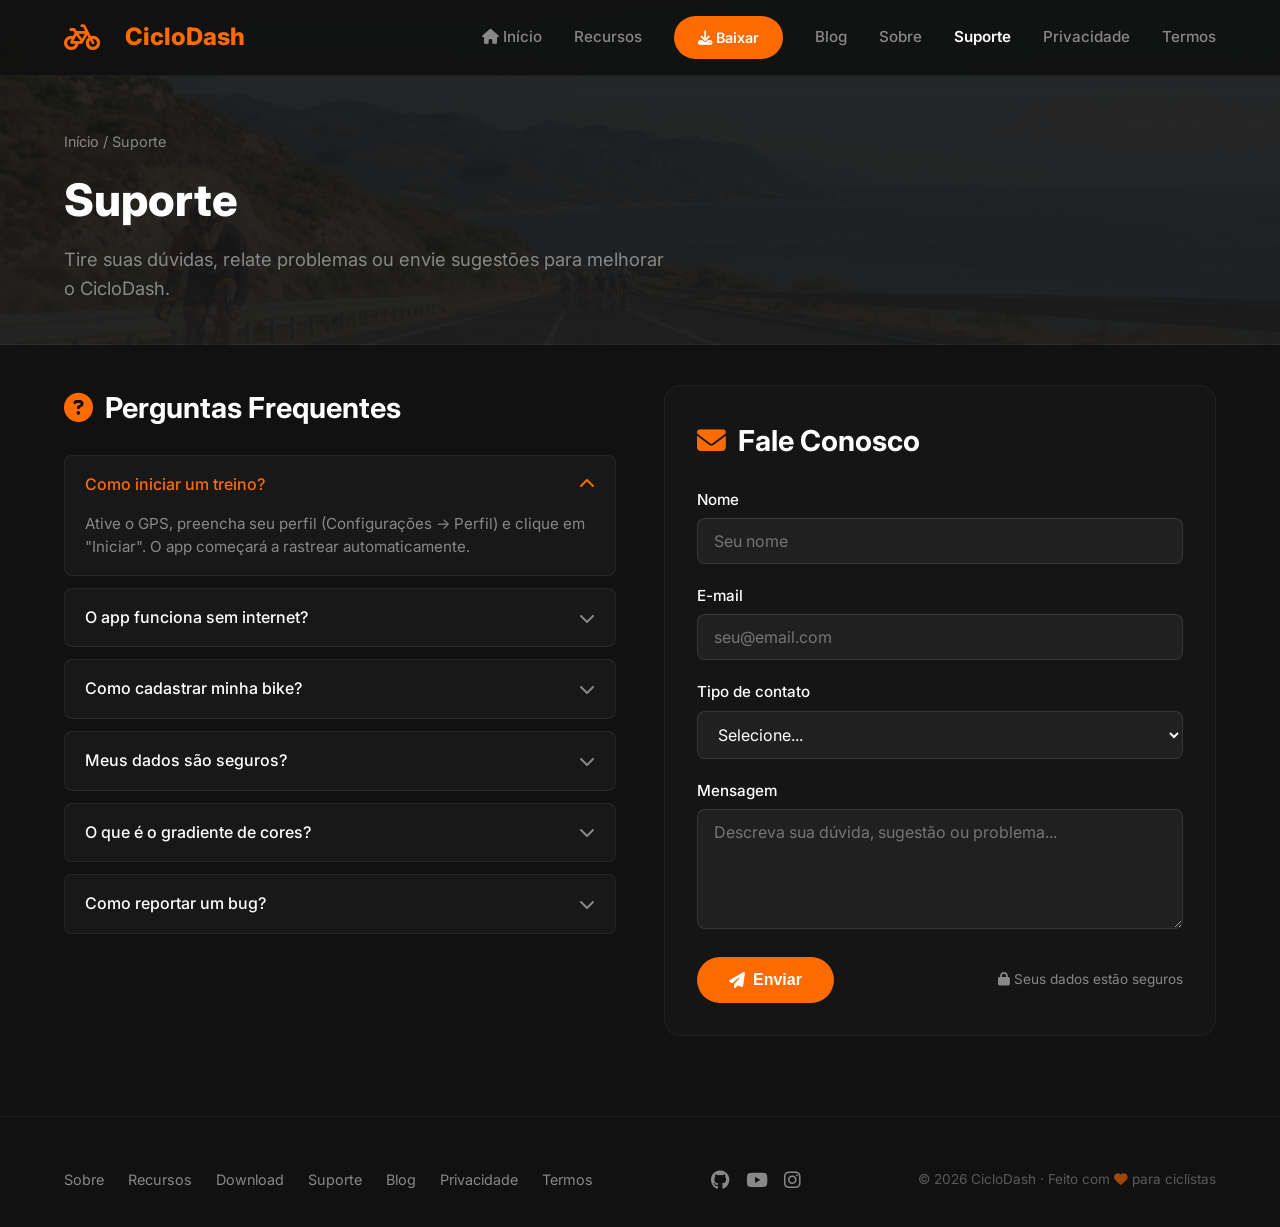
<file: suporte.html>
<!DOCTYPE html>
<html lang="pt-BR">

<head>
    <meta property="og:title" content="CicloDash - Ciclocomputador Inteligente" />
    <meta property="og:description"
        content="GPS preciso, mapas 3D com gradiente de cores e IA para elevar seu desempenho." />
    <meta property="og:image" content="https://leivas.github.io/ciclodash-site/assets/images/app-screenshot.png" />
    <meta property="og:url" content="https://leivas.github.io/ciclodash-site/" />
    <meta charset="UTF-8" />
    <meta name="viewport" content="width=device-width, initial-scale=1.0" />
    <title>Suporte · CicloDash</title>
    <meta name="description" content="Suporte, FAQ e contato para o CicloDash. Tire suas dúvidas e relate problemas." />
    <link rel="icon" type="image/svg+xml" href="assets/favicon.svg" />

    <link rel="preconnect" href="https://fonts.googleapis.com" />
    <link rel="preconnect" href="https://fonts.gstatic.com" crossorigin />
    <link
        href="https://fonts.googleapis.com/css2?family=Inter:opsz,wght@14..32,400;14..32,600;14..32,700;14..32,800&display=swap"
        rel="stylesheet" />
    <link rel="stylesheet" href="https://cdnjs.cloudflare.com/ajax/libs/font-awesome/6.5.0/css/all.min.css" />
    <link rel="stylesheet" href="css/style.css" />
</head>

<body>

    <!-- ════════════════════════════════════════════════════════════
         HEADER
         ════════════════════════════════════════════════════════════ -->
    <header class="header">
        <div class="container">
            <a href="index.html" class="logo">
                <i class="fas fa-bicycle"></i><span>&nbsp;</span>
                <span class="logo-text">Ciclo<span>Dash</span></span>
            </a>

            <nav class="nav" id="mainNav">
                <a href="index.html"><i class="fas fa-house"></i> Início</a>
                <a href="recursos.html">Recursos</a>
                <a href="download.html" class="btn-nav"><i class="fas fa-download"></i> Baixar</a>
                <a href="blog.html">Blog</a>
                <a href="sobre.html">Sobre</a>
                <a href="suporte.html" class="active">Suporte</a>
                <a href="privacidade.html">Privacidade</a>
                <a href="termos.html">Termos</a>
            </nav>

            <button class="mobile-toggle" id="mobileToggle" aria-label="Menu">
                <i class="fas fa-bars"></i>
            </button>
        </div>
    </header>

    <!-- PAGE HEADER -->
    <section class="page-header">
        <div class="container">
            <div class="breadcrumb">
                <a href="index.html">Início</a> / Suporte
            </div>
            <h1>Suporte</h1>
            <p>Tire suas dúvidas, relate problemas ou envie sugestões para melhorar o CicloDash.</p>
        </div>
    </section>

    <!-- SUPPORT -->
    <section class="support-page">
        <div class="container">
            <div class="support-grid">

                <!-- FAQ -->
                <div class="faq-section">
                    <h2><i class="fas fa-circle-question"></i> Perguntas Frequentes</h2>

                    <div class="faq-item active">
                        <div class="faq-question">
                            Como iniciar um treino?
                            <i class="fas fa-chevron-down"></i>
                        </div>
                        <div class="faq-answer">
                            Ative o GPS, preencha seu perfil (Configurações → Perfil) e clique em "Iniciar". O app
                            começará a rastrear automaticamente.
                        </div>
                    </div>

                    <div class="faq-item">
                        <div class="faq-question">
                            O app funciona sem internet?
                            <i class="fas fa-chevron-down"></i>
                        </div>
                        <div class="faq-answer">
                            Sim! O GPS e todas as funcionalidades locais funcionam offline. Apenas o download de mapas e
                            a integração com clima precisam de internet.
                        </div>
                    </div>

                    <div class="faq-item">
                        <div class="faq-question">
                            Como cadastrar minha bike?
                            <i class="fas fa-chevron-down"></i>
                        </div>
                        <div class="faq-answer">
                            Acesse Configurações → Minhas Bikes → Adicionar. Preencha o nome, tipo e peso da bike. Você
                            pode cadastrar quantas quiser.
                        </div>
                    </div>

                    <div class="faq-item">
                        <div class="faq-question">
                            Meus dados são seguros?
                            <i class="fas fa-chevron-down"></i>
                        </div>
                        <div class="faq-answer">
                            Sim! Todos os dados ficam armazenados apenas no seu dispositivo. Nenhuma informação é
                            enviada para servidores externos.
                        </div>
                    </div>

                    <div class="faq-item">
                        <div class="faq-question">
                            O que é o gradiente de cores?
                            <i class="fas fa-chevron-down"></i>
                        </div>
                        <div class="faq-answer">
                            A rota é colorida conforme a velocidade: azul (lento) → verde → amarelo → vermelho (rápido).
                            Isso permite visualizar o desempenho no percurso.
                        </div>
                    </div>

                    <div class="faq-item">
                        <div class="faq-question">
                            Como reportar um bug?
                            <i class="fas fa-chevron-down"></i>
                        </div>
                        <div class="faq-answer">
                            Use o formulário de contato ao lado selecionando "Bug" como tipo. Inclua o máximo de
                            detalhes possível para facilitar a correção.
                        </div>
                    </div>
                </div>

                <!-- FORM -->
                <div class="form-section">
                    <h2><i class="fas fa-envelope"></i> Fale Conosco</h2>

                    <form id="contactForm" action="https://formsubmit.co/seu-email@exemplo.com" method="POST">
                        <input type="hidden" name="_captcha" value="false" />
                        <input type="hidden" name="_subject" value="Contato CicloDash" />
                        <input type="hidden" name="_next" value="?success=true" />

                        <div class="form-group">
                            <label for="name">Nome</label>
                            <input type="text" id="name" name="name" placeholder="Seu nome" required />
                        </div>

                        <div class="form-group">
                            <label for="email">E-mail</label>
                            <input type="email" id="email" name="email" placeholder="seu@email.com" required />
                        </div>

                        <div class="form-group">
                            <label for="type">Tipo de contato</label>
                            <select id="type" name="type" required>
                                <option value="">Selecione...</option>
                                <option value="bug">Bug / Problema</option>
                                <option value="suggestion">Sugestão</option>
                                <option value="question">Dúvida</option>
                                <option value="other">Outro</option>
                            </select>
                        </div>

                        <div class="form-group">
                            <label for="message">Mensagem</label>
                            <textarea id="message" name="message"
                                placeholder="Descreva sua dúvida, sugestão ou problema..." required></textarea>
                        </div>

                        <div class="form-submit-row">
                            <button type="submit" class="btn btn-primary">
                                <i class="fas fa-paper-plane"></i> Enviar
                            </button>
                            <span style="font-size:0.85rem; color:var(--gray-light);">
                                <i class="fas fa-lock"></i> Seus dados estão seguros
                            </span>
                        </div>
                    </form>

                    <div class="form-success" id="formSuccess">
                        <i class="fas fa-circle-check"></i>
                        <strong>Mensagem enviada!</strong> Agradecemos seu contato. Responderemos em breve.
                    </div>
                </div>

            </div>
        </div>
    </section>

    <!-- ════════════════════════════════════════════════════════════
         FOOTER
         ════════════════════════════════════════════════════════════ -->
    <footer class="footer">
        <div class="container">
            <div class="footer-links">
                <a href="sobre.html">Sobre</a>
                <a href="recursos.html">Recursos</a>
                <a href="download.html">Download</a>
                <a href="suporte.html">Suporte</a>
                <a href="blog.html">Blog</a>
                <a href="privacidade.html">Privacidade</a>
                <a href="termos.html">Termos</a>
            </div>

            <div class="footer-social">
                <a href="#" aria-label="GitHub"><i class="fab fa-github"></i></a>
                <a href="#" aria-label="YouTube"><i class="fab fa-youtube"></i></a>
                <a href="#" aria-label="Instagram"><i class="fab fa-instagram"></i></a>
            </div>

            <div class="footer-copy">
                &copy; 2026 CicloDash · Feito com <i class="fas fa-heart" style="color:var(--orange);"></i> para
                ciclistas
            </div>
        </div>
    </footer>

    <script>
        // MOBILE TOGGLE
        const mobileToggle = document.getElementById('mobileToggle');
        const mainNav = document.getElementById('mainNav');
        mobileToggle.addEventListener('click', () => mainNav.classList.toggle('open'));
        document.querySelectorAll('.nav a').forEach(link => {
            link.addEventListener('click', () => mainNav.classList.remove('open'));
        });

        // FAQ ACCORDION
        document.querySelectorAll('.faq-item').forEach(item => {
            const question = item.querySelector('.faq-question');
            question.addEventListener('click', () => {
                const isActive = item.classList.contains('active');
                document.querySelectorAll('.faq-item').forEach(i => i.classList.remove('active'));
                if (!isActive) item.classList.add('active');
            });
        });

        // FORM SUCCESS
        const urlParams = new URLSearchParams(window.location.search);
        const successParam = urlParams.get('success');
        if (successParam === 'true') {
            document.getElementById('formSuccess').classList.add('show');
            document.getElementById('contactForm').reset();
        }
    </script>
</body>

</html>
</file>
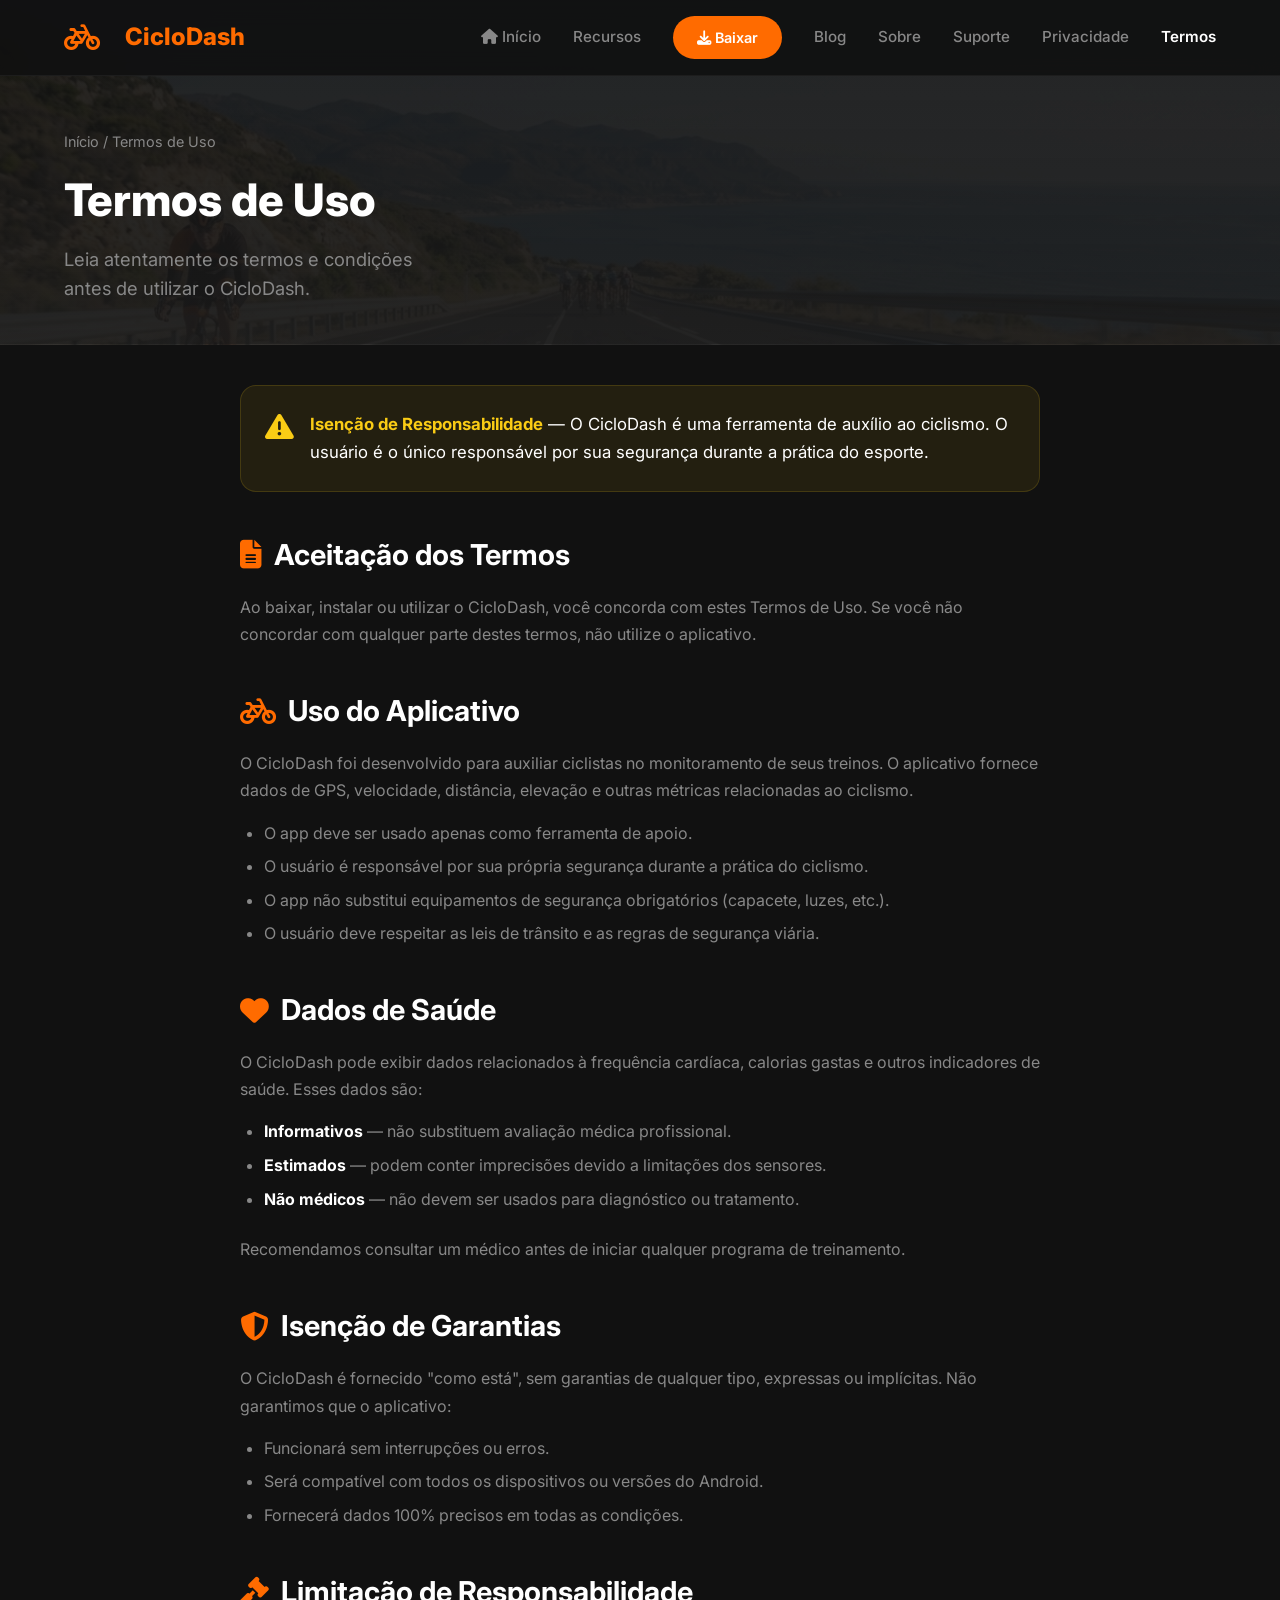
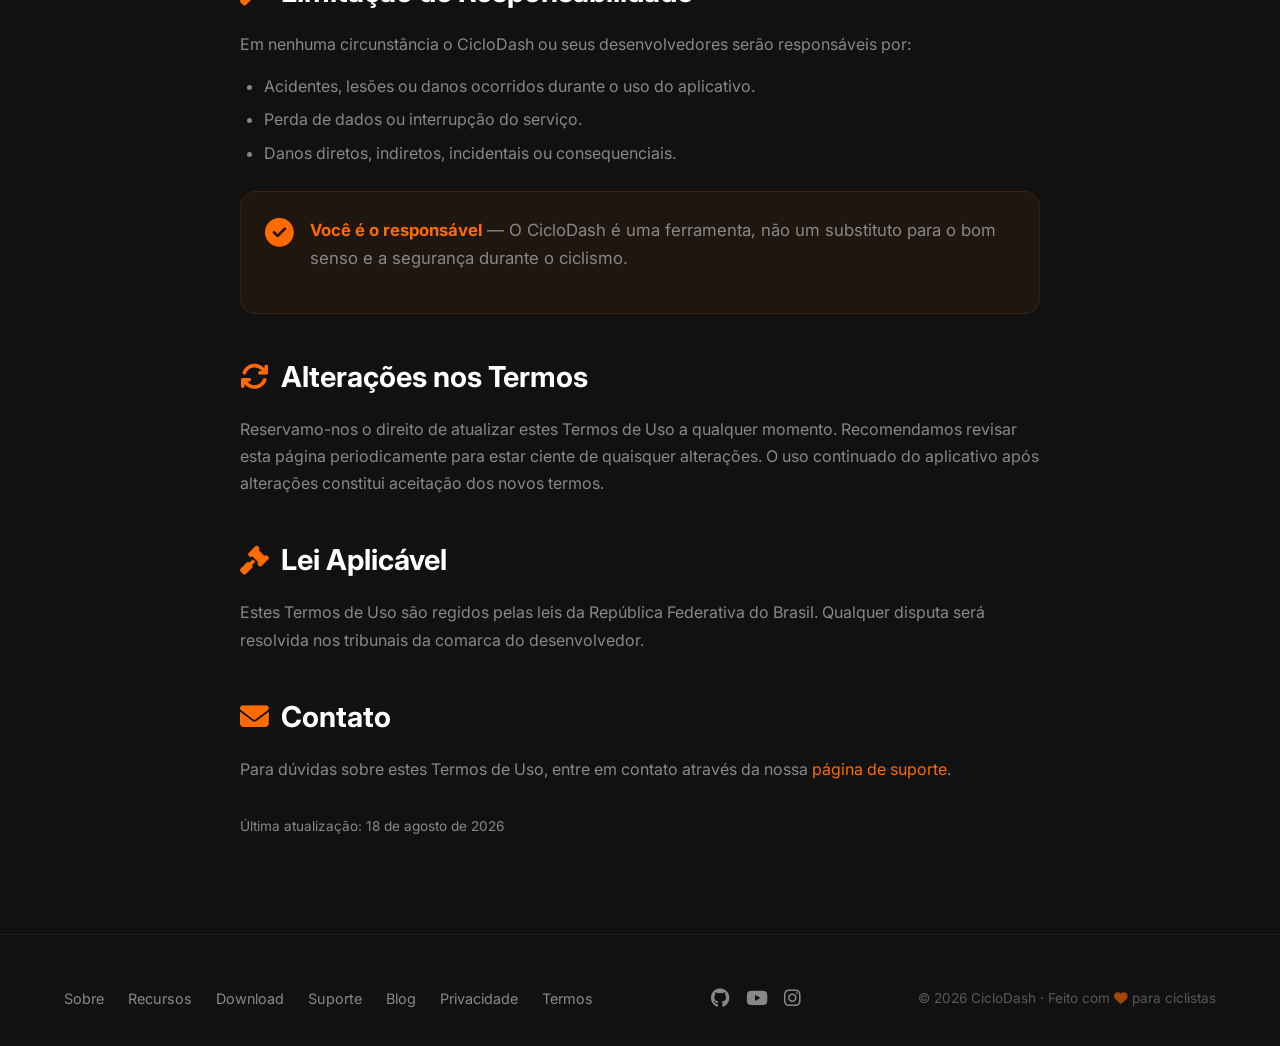
<file: termos.html>
<!DOCTYPE html>
<html lang="pt-BR">

<head>
    <meta property="og:title" content="CicloDash - Ciclocomputador Inteligente" />
    <meta property="og:description"
        content="GPS preciso, mapas 3D com gradiente de cores e IA para elevar seu desempenho." />
    <meta property="og:image" content="https://leivas.github.io/ciclodash-site/assets/images/app-screenshot.png" />
    <meta property="og:url" content="https://leivas.github.io/ciclodash-site/" />
    <meta charset="UTF-8" />
    <meta name="viewport" content="width=device-width, initial-scale=1.0" />
    <title>Termos de Uso · CicloDash</title>
    <meta name="description" content="Termos de uso do CicloDash. Leia antes de usar o aplicativo." />
    <link rel="icon" type="image/svg+xml" href="assets/favicon.svg" />

    <link rel="preconnect" href="https://fonts.googleapis.com" />
    <link rel="preconnect" href="https://fonts.gstatic.com" crossorigin />
    <link
        href="https://fonts.googleapis.com/css2?family=Inter:opsz,wght@14..32,400;14..32,600;14..32,700;14..32,800&display=swap"
        rel="stylesheet" />
    <link rel="stylesheet" href="https://cdnjs.cloudflare.com/ajax/libs/font-awesome/6.5.0/css/all.min.css" />
    <link rel="stylesheet" href="css/style.css" />
</head>

<body>

    <!-- HEADER -->
    <header class="header">
        <div class="container">
            <a href="index.html" class="logo">
                <i class="fas fa-bicycle"></i><span>&nbsp;</span>
                <span class="logo-text">Ciclo<span>Dash</span></span>
            </a>

            <nav class="nav" id="mainNav">
                <a href="index.html"><i class="fas fa-house"></i> Início</a>
                <a href="recursos.html">Recursos</a>
                <a href="download.html" class="btn-nav"><i class="fas fa-download"></i> Baixar</a>
                <a href="blog.html">Blog</a>
                <a href="sobre.html">Sobre</a>
                <a href="suporte.html">Suporte</a>
                <a href="privacidade.html">Privacidade</a>
                <a href="termos.html" class="active">Termos</a>
            </nav>

            <button class="mobile-toggle" id="mobileToggle" aria-label="Menu">
                <i class="fas fa-bars"></i>
            </button>
        </div>
    </header>

    <!-- PAGE HEADER -->
    <section class="page-header">
        <div class="container">
            <div class="breadcrumb">
                <a href="index.html">Início</a> / Termos de Uso
            </div>
            <h1>Termos de Uso</h1>
            <p>Leia atentamente os termos e condições<br>antes de utilizar o CicloDash.</p>
            
        </div>
    </section>

    <!-- TERMS CONTENT -->
    <section class="terms-page">
        <div class="container">
            <div class="terms-content">

                <div class="warning-box">
                    <i class="fas fa-triangle-exclamation"></i>
                    <div>
                        <p><strong>Isenção de Responsabilidade</strong> — O CicloDash é uma ferramenta de auxílio ao
                            ciclismo. O usuário é o único responsável por sua segurança durante a prática do esporte.
                        </p>
                    </div>
                </div>

                <h2><i class="fas fa-file-lines"></i> Aceitação dos Termos</h2>
                <p>
                    Ao baixar, instalar ou utilizar o CicloDash, você concorda com estes Termos de Uso.
                    Se você não concordar com qualquer parte destes termos, não utilize o aplicativo.
                </p>

                <h2><i class="fas fa-bicycle"></i> Uso do Aplicativo</h2>
                <p>
                    O CicloDash foi desenvolvido para auxiliar ciclistas no monitoramento de seus treinos.
                    O aplicativo fornece dados de GPS, velocidade, distância, elevação e outras métricas
                    relacionadas ao ciclismo.
                </p>
                <ul>
                    <li>O app deve ser usado apenas como ferramenta de apoio.</li>
                    <li>O usuário é responsável por sua própria segurança durante a prática do ciclismo.</li>
                    <li>O app não substitui equipamentos de segurança obrigatórios (capacete, luzes, etc.).</li>
                    <li>O usuário deve respeitar as leis de trânsito e as regras de segurança viária.</li>
                </ul>

                <h2><i class="fas fa-heart"></i> Dados de Saúde</h2>
                <p>
                    O CicloDash pode exibir dados relacionados à frequência cardíaca, calorias gastas e outros
                    indicadores de saúde. Esses dados são:
                </p>
                <ul>
                    <li><strong>Informativos</strong> — não substituem avaliação médica profissional.</li>
                    <li><strong>Estimados</strong> — podem conter imprecisões devido a limitações dos sensores.</li>
                    <li><strong>Não médicos</strong> — não devem ser usados para diagnóstico ou tratamento.</li>
                </ul>
                <p>
                    Recomendamos consultar um médico antes de iniciar qualquer programa de treinamento.
                </p>

                <h2><i class="fas fa-shield-halved"></i> Isenção de Garantias</h2>
                <p>
                    O CicloDash é fornecido "como está", sem garantias de qualquer tipo, expressas ou implícitas.
                    Não garantimos que o aplicativo:
                </p>
                <ul>
                    <li>Funcionará sem interrupções ou erros.</li>
                    <li>Será compatível com todos os dispositivos ou versões do Android.</li>
                    <li>Fornecerá dados 100% precisos em todas as condições.</li>
                </ul>

                <h2><i class="fas fa-gavel"></i> Limitação de Responsabilidade</h2>
                <p>
                    Em nenhuma circunstância o CicloDash ou seus desenvolvedores serão responsáveis por:
                </p>
                <ul>
                    <li>Acidentes, lesões ou danos ocorridos durante o uso do aplicativo.</li>
                    <li>Perda de dados ou interrupção do serviço.</li>
                    <li>Danos diretos, indiretos, incidentais ou consequenciais.</li>
                </ul>

                <div class="highlight-box">
                    <i class="fas fa-circle-check"></i>
                    <div>
                        <p><strong>Você é o responsável</strong> — O CicloDash é uma ferramenta, não um substituto para
                            o bom senso e a segurança durante o ciclismo.</p>
                    </div>
                </div>

                <h2><i class="fas fa-arrows-rotate"></i> Alterações nos Termos</h2>
                <p>
                    Reservamo-nos o direito de atualizar estes Termos de Uso a qualquer momento.
                    Recomendamos revisar esta página periodicamente para estar ciente de quaisquer alterações.
                    O uso continuado do aplicativo após alterações constitui aceitação dos novos termos.
                </p>

                <h2><i class="fas fa-gavel"></i> Lei Aplicável</h2>
                <p>
                    Estes Termos de Uso são regidos pelas leis da República Federativa do Brasil.
                    Qualquer disputa será resolvida nos tribunais da comarca do desenvolvedor.
                </p>

                <h2><i class="fas fa-envelope"></i> Contato</h2>
                <p>
                    Para dúvidas sobre estes Termos de Uso, entre em contato através da nossa
                    <a href="suporte.html">página de suporte</a>.
                </p>

                <p style="margin-top:32px; font-size:0.85rem; color:var(--gray-light);">
                    Última atualização: 18 de agosto de 2026
                </p>

            </div>
        </div>
    </section>

    <!-- FOOTER -->
    <footer class="footer">
        <div class="container">
            <div class="footer-links">
                <a href="sobre.html">Sobre</a>
                <a href="recursos.html">Recursos</a>
                <a href="download.html">Download</a>
                <a href="suporte.html">Suporte</a>
                <a href="blog.html">Blog</a>
                <a href="privacidade.html">Privacidade</a>
                <a href="termos.html">Termos</a>
            </div>

            <div class="footer-social">
                <a href="#" aria-label="GitHub"><i class="fab fa-github"></i></a>
                <a href="#" aria-label="YouTube"><i class="fab fa-youtube"></i></a>
                <a href="#" aria-label="Instagram"><i class="fab fa-instagram"></i></a>
            </div>

            <div class="footer-copy">
                &copy; 2026 CicloDash · Feito com <i class="fas fa-heart" style="color:var(--orange);"></i> para
                ciclistas
            </div>
        </div>
    </footer>

    <script>
        const mobileToggle = document.getElementById('mobileToggle');
        const mainNav = document.getElementById('mainNav');
        mobileToggle.addEventListener('click', () => mainNav.classList.toggle('open'));
        document.querySelectorAll('.nav a').forEach(link => {
            link.addEventListener('click', () => mainNav.classList.remove('open'));
        });
    </script>
</body>

</html>
</file>
<file: css/style.css>
.header {
    -webkit-backdrop-filter: blur(12px);
    backdrop-filter: blur(12px);
}

* {
    margin: 0;
    padding: 0;
    box-sizing: border-box;
}

:root {
    --orange: #FF6B00;
    --orange-hover: #E05E00;
    --black: #111111;
    --dark: #1A1A1A;
    --gray: #444444;
    --gray-light: #888888;
    --white: #FFFFFF;
    --off-white: #F5F5F5;
    --radius: 16px;
    --radius-sm: 8px;
    --shadow: 0 8px 32px rgba(0, 0, 0, 0.15);
    --transition: all 0.3s ease;
}

.nav a.active {
    color: var(--white);
    font-weight: 600;
}

html {
    scroll-behavior: smooth;
}

body {
    font-family: 'Inter', -apple-system, BlinkMacSystemFont, sans-serif;
    background: var(--black);
    color: var(--white);
    line-height: 1.6;
    -webkit-font-smoothing: antialiased;
}

a {
    color: var(--orange);
    text-decoration: none;
    transition: var(--transition);
}

a:hover {
    color: var(--orange-hover);
}

.container {
    max-width: 1200px;
    margin: 0 auto;
    padding: 0 24px;
}

.btn {
    display: inline-flex;
    align-items: center;
    gap: 8px;
    padding: 14px 32px;
    border-radius: 50px;
    font-weight: 600;
    font-size: 1rem;
    border: none;
    cursor: pointer;
    transition: var(--transition);
    text-decoration: none;
}

.btn-primary {
    background: var(--orange);
    color: var(--white);
}

.btn-primary:hover {
    background: var(--orange-hover);
    color: var(--white);
    transform: translateY(-2px);
    box-shadow: 0 8px 24px rgba(255, 107, 0, 0.35);
}

.btn-secondary {
    background: rgba(255, 255, 255, 0.08);
    color: var(--white);
    border: 1px solid rgba(255, 255, 255, 0.15);
}

.btn-secondary:hover {
    background: rgba(255, 255, 255, 0.15);
    color: var(--white);
}

.btn-outline {
    background: transparent;
    color: var(--orange);
    border: 2px solid var(--orange);
}

.btn-outline:hover {
    background: var(--orange);
    color: var(--white);
}

/* ─── HEADER (GLOBAL) ────────────────────────────────────────── */
.header {
    position: fixed;
    top: 0;
    left: 0;
    right: 0;
    z-index: 1000;
    background: rgba(17, 17, 17, 0.92);
    border-bottom: 1px solid rgba(255, 255, 255, 0.05);
    padding: 16px 0;
}

.header .container {
    display: flex;
    align-items: center;
    justify-content: space-between;
}

.logo {
    display: flex;
    align-items: center;
    gap: 10px;
    font-size: 1.5rem;
    font-weight: 800;
    color: var(--white);
    text-decoration: none;
}

.logo i {
    color: var(--orange);
    font-size: 1.8rem;
}

.logo span {
    color: var(--orange);
}

.nav {
    display: flex;
    align-items: center;
    gap: 32px;
}

.nav a {
    color: var(--gray-light);
    font-weight: 500;
    font-size: 0.95rem;
    transition: var(--transition);
}

.nav a:hover {
    color: var(--white);
}

.nav .btn-nav {
    padding: 10px 24px;
    border-radius: 50px;
    background: var(--orange);
    color: var(--white);
    font-weight: 600;
    font-size: 0.9rem;
    transition: var(--transition);
}

.nav .btn-nav:hover {
    background: var(--orange-hover);
    transform: translateY(-1px);
}

.mobile-toggle {
    display: none;
    font-size: 1.5rem;
    color: var(--white);
    background: none;
    border: none;
    cursor: pointer;
}

.page-header {
    padding: 130px 0 40px;
    position: relative;
    overflow: hidden;
    border-bottom: 1px solid rgba(255, 255, 255, 0.05);
    background: 
        linear-gradient(180deg, rgba(17, 17, 17, 0.90) 0%, rgba(26, 26, 26, 0.95) 100%),
        url('../assets/images/CicloDash_(Speed_2).png') center 30% / cover no-repeat;
}

.page-header .container {
    position: relative;
    z-index: 1;
}

.page-header .breadcrumb {
    color: var(--gray-light);
    font-size: 0.9rem;
    margin-bottom: 12px;
}

.page-header .breadcrumb a {
    color: var(--gray-light);
}

.page-header .breadcrumb a:hover {
    color: var(--white);
}

.page-header h1 {
    font-size: 2.8rem;
    font-weight: 800;
    margin-bottom: 8px;
}

.page-header p {
    font-size: 1.15rem;
    color: var(--gray-light);
    max-width: 600px;
}

/* ─── HERO (Index) ───────────────────────────────────────────── */
.hero {
    padding: 140px 0 80px;
    position: relative;
    overflow: hidden;    
    background: 
        linear-gradient(180deg, rgba(17, 17, 17, 0.92) 0%, rgba(26, 26, 26, 0.95) 100%),
        url('../assets/images/CicloDash_(Gravel).png') center 30% / cover no-repeat;
}

.hero::before {
    content: '';
    position: absolute;
    top: -50%;
    right: -20%;
    width: 600px;
    height: 600px;
    background: radial-gradient(circle, rgba(255, 107, 0, 0.08) 0%, transparent 70%);
    border-radius: 50%;
    pointer-events: none;
}

.hero .container {
    display: grid;
    grid-template-columns: 1fr 1fr;
    gap: 60px;
    align-items: center;
    position: relative;
    z-index: 1;
}

.hero-content h1 {
    font-size: 3.2rem;
    font-weight: 800;
    line-height: 1.1;
    margin-bottom: 20px;
}

.hero-content h1 .highlight {
    background: linear-gradient(135deg, var(--orange), #FF9A44);
    -webkit-background-clip: text;
    -webkit-text-fill-color: transparent;
    background-clip: text;
}

.hero-content p {
    font-size: 1.2rem;
    color: var(--gray-light);
    max-width: 480px;
    margin-bottom: 32px;
}

.hero-actions {
    display: flex;
    flex-wrap: wrap;
    gap: 16px;
}

.hero-badge {
    display: inline-flex;
    align-items: center;
    gap: 8px;
    background: rgba(255, 107, 0, 0.12);
    color: var(--orange);
    padding: 8px 16px;
    border-radius: 50px;
    font-size: 0.85rem;
    font-weight: 500;
    margin-bottom: 24px;
}

.hero-badge i {
    font-size: 0.7rem;
}

.hero-stats {
    display: flex;
    gap: 40px;
    margin-top: 40px;
    padding-top: 32px;
    border-top: 1px solid rgba(255, 255, 255, 0.06);
}

.hero-stats .stat {
    text-align: left;
}

.hero-stats .stat-value {
    font-size: 1.8rem;
    font-weight: 700;
    color: var(--white);
}

.hero-stats .stat-label {
    font-size: 0.85rem;
    color: var(--gray-light);
}

.hero-image {
    display: flex;
    justify-content: center;
    align-items: center;
}

.hero-image .phone-mockup {
    width: 100%;
    max-width: 200px;
    border-radius: 32px;
    box-shadow: 
        0 0 0 4px rgba(255, 255, 255, 0.05),
        0 20px 40px rgba(0, 0, 0, 0.6);
    border: 1px solid rgba(255, 255, 255, 0.02);
}

.gif-wrapper {
    background: #000000;
    border-radius: 32px;
    display: inline-flex;
    align-items: center;
    justify-content: center;
    padding: 8px;
    overflow: hidden;
    width: 100%;
    max-width: 380px;
    margin: 0 auto;
}

.gif-wrapper .phone-mockup {
    width: 100%;
    height: auto;
    max-width: 200px !important;
    border-radius: 32px;
    display: block;
}

.features {
    padding: 80px 0;
    background: var(--dark);
}

.section-header {
    text-align: center;
    margin-bottom: 48px;
}

.section-header h2 {
    font-size: 2.4rem;
    font-weight: 700;
    margin-bottom: 12px;
}

.section-header p {
    color: var(--gray-light);
    font-size: 1.1rem;
    max-width: 600px;
    margin: 0 auto;
}

.features-grid {
    display: grid;
    grid-template-columns: repeat(4, 1fr);
    gap: 24px;
}

.feature-card {
    background: rgba(255, 255, 255, 0.04);
    border-radius: var(--radius);
    padding: 32px 24px;
    text-align: center;
    transition: var(--transition);
    border: 1px solid rgba(255, 255, 255, 0.04);
}

.feature-card:hover {
    background: rgba(255, 255, 255, 0.08);
    transform: translateY(-4px);
    border-color: rgba(255, 107, 0, 0.15);
}

.feature-card .icon {
    font-size: 2.4rem;
    color: var(--orange);
    margin-bottom: 16px;
    display: block;
}

.feature-card h3 {
    font-size: 1.1rem;
    font-weight: 600;
    margin-bottom: 8px;
}

.feature-card p {
    font-size: 0.9rem;
    color: var(--gray-light);
    line-height: 1.5;
}

.categories-section {
    padding: 80px 0;
    position: relative;
    
    background: 
        linear-gradient(180deg, rgba(17, 17, 17, 0.85) 0%, rgba(26, 26, 26, 0.92) 100%),
        url('../assets/images/CicloDash_(MTB).png') center center / cover no-repeat;
}

.categories-carousel {
    display: flex;
    align-items: center;
    gap: 16px;
}

.carousel-track {
    display: flex;
    gap: 24px;
    flex: 1;
    overflow-x: auto;
    scroll-snap-type: x mandatory;
    scroll-behavior: smooth;
    padding: 4px 4px 8px;
    scrollbar-width: none;
    -ms-overflow-style: none;
}

.carousel-track::-webkit-scrollbar {
    display: none;
}

.category-slide {
    position: relative;
    flex: 0 0 auto;
    width: 260px;
    aspect-ratio: 3 / 4;
    border-radius: var(--radius);
    overflow: hidden;
    scroll-snap-align: start;
    border: 1px solid rgba(255, 255, 255, 0.06);
    box-shadow: var(--shadow);
    background: var(--black);
}

.category-slide-bg {
    position: absolute;
    inset: 0;
    background-size: cover;
    background-position: center;
    filter: blur(24px) brightness(0.55);
    transform: scale(1.2);
    z-index: 0;
}

.category-slide img {
    position: relative;
    z-index: 1;
    width: 100%;
    height: 100%;
    object-fit: contain;
    object-position: center;
    display: block;
    transition: transform 0.5s ease;
}

.category-slide:hover img {
    transform: scale(1.04);
}

.category-slide-label {
    position: absolute;
    left: 0;
    right: 0;
    bottom: 0;
    z-index: 2;
    padding: 20px 16px;
    background: linear-gradient(to top, rgba(0, 0, 0, 0.85), transparent);
    font-weight: 700;
    font-size: 1.05rem;
    display: flex;
    align-items: center;
    gap: 8px;
}

.category-slide-label i {
    color: var(--orange);
}

.carousel-arrow {
    flex: 0 0 auto;
    width: 44px;
    height: 44px;
    border-radius: 50%;
    background: rgba(255, 255, 255, 0.08);
    border: 1px solid rgba(255, 255, 255, 0.15);
    color: var(--white);
    display: flex;
    align-items: center;
    justify-content: center;
    cursor: pointer;
    transition: var(--transition);
}

.carousel-arrow:hover {
    background: var(--orange);
    border-color: var(--orange);
}

@media (max-width: 768px) {
    .carousel-arrow {
        display: none;
    }

    .category-slide {
        width: 200px;
    }
}

.screenshot-section {
    padding: 80px 0;
    background: #000000;
}

.screenshot-section .container {
    display: grid;
    grid-template-columns: 1fr 1fr;
    gap: 60px;
    align-items: center;
}

.screenshot-section .content h2 {
    font-size: 2.2rem;
    font-weight: 700;
    margin-bottom: 16px;
}

.screenshot-section .content p {
    color: var(--gray-light);
    font-size: 1.05rem;
    margin-bottom: 24px;
}

.screenshot-section .content .feature-list {
    list-style: none;
    padding: 0;
}

.screenshot-section .content .feature-list li {
    padding: 8px 0;
    display: flex;
    align-items: center;
    gap: 12px;
    color: var(--gray-light);
}

.screenshot-section .content .feature-list li i {
    color: var(--orange);
    font-size: 1.1rem;
    width: 24px;
    text-align: center;
}

.screenshot-section .image {
    display: flex;
    justify-content: center;
}

.screenshot-section .image img {
    width: 100%;
    max-width: 500px;
    border-radius: 24px;
    box-shadow: 0 20px 60px rgba(0, 0, 0, 0.4);
    border: 1px solid rgba(255, 255, 255, 0.06);
}

.cta-section {
    padding: 80px 0;
    background:
        linear-gradient(135deg, rgba(255, 107, 0, 0.92), rgba(224, 94, 0, 0.94)),
        url('../assets/images/CicloDash_(Speed_2).png') center 30% / cover no-repeat;
    text-align: center;
}

.cta-section h2 {
    font-size: 2.6rem;
    font-weight: 800;
    margin-bottom: 16px;
}

.cta-section p {
    font-size: 1.15rem;
    opacity: 0.9;
    max-width: 500px;
    margin: 0 auto 32px;
}

.cta-section .btn {
    background: var(--white);
    color: var(--orange);
    font-size: 1.1rem;
    padding: 16px 40px;
}

.cta-section .btn:hover {
    background: var(--off-white);
    transform: translateY(-2px);
    box-shadow: 0 8px 32px rgba(0, 0, 0, 0.2);
}

.cta-section .btn i {
    font-size: 1.1rem;
}

.footer {
    padding: 48px 0 32px;
    background: var(--black);
    border-top: 1px solid rgba(255, 255, 255, 0.05);
}

.footer .container {
    display: flex;
    justify-content: space-between;
    align-items: center;
    flex-wrap: wrap;
    gap: 24px;
}

.footer-links {
    display: flex;
    gap: 24px;
}

.footer-links a {
    color: var(--gray-light);
    font-size: 0.9rem;
}

.footer-links a:hover {
    color: var(--white);
}

.footer-social {
    display: flex;
    gap: 16px;
}

.footer-social a {
    color: var(--gray-light);
    font-size: 1.2rem;
    transition: var(--transition);
}

.footer-social a:hover {
    color: var(--orange);
}

.footer-copy {
    color: var(--gray-light);
    font-size: 0.85rem;
    opacity: 0.6;
}

.about-page {
    padding: 40px 0 80px;
}

.about-section {
    margin-bottom: 64px;
}

.about-section h2 {
    display: flex;
    align-items: center;
    gap: 12px;
    font-size: 2rem;
    font-weight: 700;
    margin-bottom: 24px;
}

.about-section h2 i {
    color: var(--orange);
}

.about-section>p {
    color: var(--gray-light);
    max-width: 700px;
}

.vision-box {
    background: rgba(255, 255, 255, 0.03);
    border-left: 4px solid var(--orange);
    padding: 24px;
    border-radius: 0 var(--radius) var(--radius) 0;
    margin-bottom: 24px;
}

.vision-box .quote {
    font-size: 1.3rem;
    font-weight: 600;
    color: var(--white);
    margin-bottom: 8px;
    font-style: italic;
}

.vision-box .author {
    color: var(--gray-light);
    font-size: 0.95rem;
}

.roadmap {
    display: flex;
    flex-direction: column;
    gap: 16px;
}

.roadmap-item {
    background: rgba(255, 255, 255, 0.03);
    border: 1px solid rgba(255, 255, 255, 0.06);
    border-radius: var(--radius);
    padding: 24px;
    transition: var(--transition);
}

.roadmap-item:hover {
    border-color: rgba(255, 107, 0, 0.15);
    background: rgba(255, 255, 255, 0.05);
}

.roadmap-item .version {
    display: inline-block;
    background: rgba(255, 107, 0, 0.1);
    color: var(--orange);
    font-weight: 600;
    font-size: 0.85rem;
    padding: 2px 12px;
    border-radius: 50px;
    margin-bottom: 8px;
}

.roadmap-item h4 {
    font-size: 1.15rem;
    margin-bottom: 4px;
}

.roadmap-item p {
    color: var(--gray-light);
    font-size: 0.95rem;
    margin-bottom: 12px;
}

.status {
    display: inline-flex;
    align-items: center;
    gap: 6px;
    font-size: 0.85rem;
    font-weight: 500;
}

.status.done {
    color: #4ade80;
}

.status.in-progress {
    color: #facc15;
}

.status.planning {
    color: var(--gray-light);
}

.tech-grid {
    display: grid;
    grid-template-columns: repeat(auto-fill, minmax(160px, 1fr));
    gap: 16px;
}

.tech-item {
    background: rgba(255, 255, 255, 0.03);
    border: 1px solid rgba(255, 255, 255, 0.06);
    border-radius: var(--radius);
    padding: 24px 16px;
    text-align: center;
    transition: var(--transition);
}

.tech-item:hover {
    border-color: rgba(255, 107, 0, 0.15);
}

.tech-item .tech-icon {
    font-size: 2rem;
    color: var(--orange);
    display: block;
    margin-bottom: 12px;
}

.tech-item h4 {
    font-size: 1rem;
    margin-bottom: 4px;
}

.tech-item p {
    color: var(--gray-light);
    font-size: 0.85rem;
}

.team-grid {
    display: grid;
    grid-template-columns: repeat(auto-fill, minmax(180px, 1fr));
    gap: 24px;
}

.team-member {
    background: rgba(255, 255, 255, 0.03);
    border: 1px solid rgba(255, 255, 255, 0.06);
    border-radius: var(--radius);
    padding: 32px 16px;
    text-align: center;
    transition: var(--transition);
}

.team-member:hover {
    border-color: rgba(255, 107, 0, 0.15);
    transform: translateY(-4px);
}

.team-member .avatar {
    font-size: 3rem;
    color: var(--gray);
    margin-bottom: 12px;
}

.team-member h4 {
    font-size: 1.1rem;
    margin-bottom: 4px;
}

.team-member p {
    color: var(--gray-light);
    font-size: 0.9rem;
}

.download-page {
    padding: 40px 0 80px;
}

.download-grid {
    display: grid;
    grid-template-columns: repeat(2, 1fr);
    gap: 24px;
    margin-bottom: 48px;
}

.download-card {
    background: rgba(255, 255, 255, 0.03);
    border: 1px solid rgba(255, 255, 255, 0.06);
    border-radius: var(--radius);
    padding: 32px;
    transition: var(--transition);
    position: relative;
}

.download-card:hover {
    border-color: rgba(255, 107, 0, 0.15);
    background: rgba(255, 255, 255, 0.05);
    transform: translateY(-4px);
}

.download-card .icon {
    font-size: 2.5rem;
    color: var(--orange);
    display: block;
    margin-bottom: 12px;
}

.download-card .version-badge {
    display: inline-block;
    background: rgba(255, 255, 255, 0.06);
    padding: 2px 10px;
    border-radius: 50px;
    font-size: 0.75rem;
    color: var(--gray-light);
    position: absolute;
    top: 24px;
    right: 24px;
}

.download-card .version-badge i {
    margin-right: 4px;
}

.download-card h3 {
    font-size: 1.4rem;
    font-weight: 700;
    margin-bottom: 8px;
}

.download-card p {
    color: var(--gray-light);
    margin-bottom: 20px;
}

.btn-google {
    background: #1A1A1A;
    border: 1px solid rgba(255, 255, 255, 0.1);
    color: var(--white);
}

.btn-google:hover {
    background: #2A2A2A;
    color: var(--white);
}

.btn-apk {
    background: var(--orange);
    color: var(--white);
}

.btn-apk:hover {
    background: var(--orange-hover);
    color: var(--white);
}

.requirements {
    margin-bottom: 48px;
    background: rgba(255, 255, 255, 0.02);
    border-radius: var(--radius);
    padding: 32px;
    border: 1px solid rgba(255, 255, 255, 0.04);
}

.requirements h3 {
    display: flex;
    align-items: center;
    gap: 12px;
    font-size: 1.4rem;
    margin-bottom: 20px;
}

.requirements h3 i {
    color: var(--orange);
}

.req-grid {
    display: grid;
    grid-template-columns: repeat(auto-fill, minmax(200px, 1fr));
    gap: 12px;
}

.req-item {
    display: flex;
    align-items: center;
    gap: 12px;
    padding: 8px 12px;
    background: rgba(255, 255, 255, 0.02);
    border-radius: var(--radius-sm);
    color: var(--gray-light);
    font-size: 0.95rem;
}

.req-item i {
    color: var(--orange);
    width: 20px;
    text-align: center;
}

.req-item span {
    color: var(--white);
}

.instructions {
    display: grid;
    grid-template-columns: repeat(4, 1fr);
    gap: 24px;
    margin-bottom: 48px;
}

.step {
    background: rgba(255, 255, 255, 0.03);
    border: 1px solid rgba(255, 255, 255, 0.06);
    border-radius: var(--radius);
    padding: 24px;
    text-align: center;
    position: relative;
    transition: var(--transition);
}

.step:hover {
    border-color: rgba(255, 107, 0, 0.15);
    transform: translateY(-4px);
}

.step .num {
    display: flex;
    align-items: center;
    justify-content: center;
    width: 40px;
    height: 40px;
    background: rgba(255, 107, 0, 0.1);
    color: var(--orange);
    font-weight: 700;
    font-size: 1.2rem;
    border-radius: 50%;
    margin: 0 auto 12px;
}

.step h4 {
    font-size: 1rem;
    margin-bottom: 4px;
}

.step p {
    color: var(--gray-light);
    font-size: 0.9rem;
}

.qr-section {
    display: flex;
    justify-content: space-between;
    align-items: center;
    background: rgba(255, 255, 255, 0.02);
    border-radius: var(--radius);
    padding: 32px;
    border: 1px solid rgba(255, 255, 255, 0.04);
    gap: 24px;
}

.qr-content h3 {
    display: flex;
    align-items: center;
    gap: 12px;
    font-size: 1.4rem;
    margin-bottom: 8px;
}

.qr-content p {
    color: var(--gray-light);
    max-width: 400px;
}

.qr-placeholder {
    display: flex;
    align-items: center;
    justify-content: center;
    width: 100px;
    height: 100px;
    background: var(--white);
    border-radius: var(--radius-sm);
    color: var(--black);
    font-size: 3rem;
    flex-shrink: 0;
}

.support-page {
    padding: 40px 0 80px;
}

.support-grid {
    display: grid;
    grid-template-columns: 1fr 1fr;
    gap: 48px;
    align-items: start;
}

.faq-section h2,
.form-section h2 {
    display: flex;
    align-items: center;
    gap: 12px;
    font-size: 1.8rem;
    font-weight: 700;
    margin-bottom: 24px;
}

.faq-section h2 i,
.form-section h2 i {
    color: var(--orange);
}

.faq-item {
    background: rgba(255, 255, 255, 0.03);
    border: 1px solid rgba(255, 255, 255, 0.06);
    border-radius: var(--radius-sm);
    margin-bottom: 12px;
    overflow: hidden;
    transition: var(--transition);
}

.faq-item:hover {
    border-color: rgba(255, 107, 0, 0.15);
}

.faq-question {
    display: flex;
    justify-content: space-between;
    align-items: center;
    padding: 16px 20px;
    font-weight: 500;
    cursor: pointer;
    -webkit-user-select: none;
    user-select: none;
}

.faq-question i {
    transition: transform 0.3s ease;
    color: var(--gray-light);
}

.faq-item.active .faq-question {
    color: var(--orange);
}

.faq-item.active .faq-question i {
    transform: rotate(180deg);
    color: var(--orange);
}

.faq-answer {
    max-height: 0;
    overflow: hidden;
    transition: max-height 0.3s ease, padding 0.3s ease;
    padding: 0 20px;
    color: var(--gray-light);
    font-size: 0.95rem;
    line-height: 1.5;
}

.faq-item.active .faq-answer {
    max-height: 200px;
    padding: 0 20px 16px 20px;
}

.form-section {
    background: rgba(255, 255, 255, 0.02);
    border: 1px solid rgba(255, 255, 255, 0.04);
    border-radius: var(--radius);
    padding: 32px;
}

.form-group {
    margin-bottom: 20px;
}

.form-group label {
    display: block;
    font-weight: 500;
    font-size: 0.95rem;
    margin-bottom: 6px;
}

.form-group input,
.form-group select,
.form-group textarea {
    width: 100%;
    padding: 12px 16px;
    background: rgba(255, 255, 255, 0.05);
    border: 1px solid rgba(255, 255, 255, 0.1);
    border-radius: var(--radius-sm);
    color: var(--white);
    font-family: inherit;
    font-size: 1rem;
    transition: var(--transition);
}

.form-group input:focus,
.form-group select:focus,
.form-group textarea:focus {
    outline: none;
    border-color: var(--orange);
    background: rgba(255, 255, 255, 0.08);
}

.form-group textarea {
    min-height: 120px;
    resize: vertical;
}

.form-group select option {
    background: var(--dark);
    color: var(--white);
}

.form-submit-row {
    display: flex;
    flex-wrap: wrap;
    align-items: center;
    justify-content: space-between;
    gap: 16px;
    margin-top: 8px;
}

.form-success {
    display: none;
    margin-top: 20px;
    padding: 16px 20px;
    background: rgba(74, 222, 128, 0.1);
    border: 1px solid rgba(74, 222, 128, 0.2);
    border-radius: var(--radius-sm);
    color: #4ade80;
    align-items: center;
    gap: 12px;
}

.form-success.show {
    display: flex;
}

.form-success i {
    font-size: 1.5rem;
}

.termos-page {
    padding: 40px 0 80px;
}

.features-page {
    padding: 40px 0 80px;
}

.features-page .category {
    margin-bottom: 64px;
}

.features-page .category-header {
    display: flex;
    align-items: center;
    gap: 12px;
    margin-bottom: 24px;
}

.features-page .category-header .icon {
    font-size: 2rem;
    color: var(--orange);
}

.features-page .category-header h2 {
    font-size: 1.8rem;
    font-weight: 700;
}

.features-page .category-header .badge-count {
    background: rgba(255, 255, 255, 0.06);
    padding: 4px 12px;
    border-radius: 50px;
    font-size: 0.75rem;
    color: var(--gray-light);
    margin-left: 4px;
}

.features-grid-cat {
    display: flex;
    flex-direction: column;
    gap: 12px;
}

.feature-item {
    display: flex;
    gap: 16px;
    padding: 16px 20px;
    background: rgba(255, 255, 255, 0.02);
    border: 1px solid rgba(255, 255, 255, 0.04);
    border-radius: var(--radius-sm);
    transition: var(--transition);
}

.feature-item:hover {
    background: rgba(255, 255, 255, 0.04);
    border-color: rgba(255, 107, 0, 0.1);
}

.feature-item .fi-icon {
    color: var(--orange);
    font-size: 1.2rem;
    width: 28px;
    text-align: center;
    margin-top: 2px;
    flex-shrink: 0;
}

.feature-item .fi-content h4 {
    display: flex;
    flex-wrap: wrap;
    align-items: center;
    gap: 8px;
    font-weight: 600;
    font-size: 1.05rem;
    margin-bottom: 4px;
}

.feature-item .fi-content p {
    color: var(--gray-light);
    font-size: 0.95rem;
}

.fi-badge {
    display: inline-block;
    font-size: 0.65rem;
    font-weight: 600;
    padding: 2px 10px;
    border-radius: 50px;
    text-transform: uppercase;
    letter-spacing: 0.5px;
}

.fi-badge.available {
    background: rgba(74, 222, 128, 0.1);
    color: #4ade80;
    border: 1px solid rgba(74, 222, 128, 0.15);
}

.fi-badge.soon {
    background: rgba(250, 204, 21, 0.1);
    color: #facc15;
    border: 1px solid rgba(250, 204, 21, 0.15);
}

.fi-badge.planning {
    background: rgba(255, 255, 255, 0.05);
    color: var(--gray-light);
    border: 1px solid rgba(255, 255, 255, 0.1);
}

.blog-page {
    padding: 40px 0 80px;
}

.blog-grid {
    display: grid;
    grid-template-columns: repeat(auto-fill, minmax(320px, 1fr));
    gap: 24px;
}

.post-card {
    display: block;
    background: rgba(255, 255, 255, 0.02);
    border: 1px solid rgba(255, 255, 255, 0.06);
    border-radius: var(--radius);
    padding: 32px 28px;
    transition: var(--transition);
    color: var(--white);
    position: relative;
    text-decoration: none;
}

.post-card:hover {
    border-color: rgba(255, 107, 0, 0.2);
    background: rgba(255, 255, 255, 0.04);
    transform: translateY(-4px);
    box-shadow: var(--shadow);
}

.post-tag {
    display: inline-block;
    background: rgba(255, 107, 0, 0.1);
    color: var(--orange);
    padding: 4px 12px;
    border-radius: 50px;
    font-size: 0.7rem;
    font-weight: 600;
    text-transform: uppercase;
    letter-spacing: 0.5px;
    margin-bottom: 12px;
}

.post-meta {
    display: flex;
    gap: 16px;
    font-size: 0.8rem;
    color: var(--gray-light);
    margin-bottom: 12px;
}

.post-meta i {
    margin-right: 4px;
}

.post-card h3 {
    font-size: 1.3rem;
    font-weight: 700;
    margin-bottom: 8px;
    line-height: 1.3;
}

.post-card p {
    color: var(--gray-light);
    font-size: 0.95rem;
    margin-bottom: 16px;
    line-height: 1.5;
}

.post-card .read-more {
    display: inline-flex;
    align-items: center;
    gap: 6px;
    font-weight: 600;
    color: var(--orange);
    font-size: 0.9rem;
    transition: var(--transition);
}

.post-card .read-more i {
    transition: transform 0.2s ease;
}

.post-card:hover .read-more i {
    transform: translateX(4px);
}

.privacy-page {
    padding: 40px 0 80px;
}

.privacy-content {
    max-width: 800px;
    margin: 0 auto;
}

.privacy-content h2 {
    display: flex;
    align-items: center;
    gap: 12px;
    font-size: 1.8rem;
    font-weight: 700;
    margin: 40px 0 16px;
    color: var(--white);
}

.privacy-content h2:first-of-type {
    margin-top: 0;
}

.privacy-content h2 i {
    color: var(--orange);
}

.privacy-content p {
    color: var(--gray-light);
    margin-bottom: 16px;
    line-height: 1.7;
}

.privacy-content ul {
    padding-left: 24px;
    color: var(--gray-light);
    margin-bottom: 24px;
}

.privacy-content ul li {
    margin-bottom: 8px;
}

.privacy-content ul li strong {
    color: var(--white);
}

.highlight-box {
    display: flex;
    align-items: flex-start;
    gap: 16px;
    background: rgba(255, 107, 0, 0.06);
    border: 1px solid rgba(255, 107, 0, 0.12);
    border-radius: var(--radius);
    padding: 24px;
    margin-bottom: 40px;
}

.highlight-box i {
    font-size: 1.8rem;
    color: var(--orange);
    flex-shrink: 0;
    margin-top: 2px;
}

.highlight-box p {
    color: var(--white);
    margin-bottom: 0;
    font-size: 1.05rem;
}

.highlight-box p strong {
    color: var(--orange);
}

.permissions-table {
    width: 100%;
    border-collapse: collapse;
    margin: 16px 0 24px;
    font-size: 0.95rem;
    border-radius: var(--radius-sm);
    overflow: hidden;
    border: 1px solid rgba(255, 255, 255, 0.06);
}

.permissions-table thead {
    background: rgba(255, 255, 255, 0.04);
    border-bottom: 1px solid rgba(255, 255, 255, 0.06);
}

.permissions-table th,
.permissions-table td {
    padding: 12px 16px;
    text-align: left;
}

.permissions-table th {
    font-weight: 600;
    color: var(--gray-light);
    font-size: 0.85rem;
    text-transform: uppercase;
    letter-spacing: 0.5px;
}

.permissions-table td {
    color: var(--gray-light);
    border-bottom: 1px solid rgba(255, 255, 255, 0.04);
}

.permissions-table tbody tr:last-child td {
    border-bottom: none;
}

.permissions-table td:first-child {
    color: var(--white);
    font-weight: 500;
    white-space: nowrap;
}

@media (max-width: 1024px) {
    .hero .container {
        grid-template-columns: 1fr;
        text-align: center;
    }

    .hero-content p {
        margin: 0 auto 32px;
    }

    .hero-actions {
        justify-content: center;
    }

    .hero-stats {
        justify-content: center;
    }

    .hero-image .phone-mockup {
        max-width: 320px;
    }

    .features-grid {
        grid-template-columns: repeat(2, 1fr);
    }

    .screenshot-section .container {
        grid-template-columns: 1fr;
        text-align: center;
    }

    .screenshot-section .content .feature-list {
        display: inline-block;
        text-align: left;
    }
}

@media (max-width: 900px) {
    .download-grid {
        grid-template-columns: 1fr;
    }

    .instructions {
        grid-template-columns: 1fr 1fr;
    }

    .support-grid {
        grid-template-columns: 1fr;
    }
}

@media (max-width: 768px) {
    .nav {
        display: none;
        flex-direction: column;
        gap: 16px;
        background: var(--dark);
        padding: 24px;
        border-radius: var(--radius);
        position: absolute;
        top: 70px;
        right: 16px;
        min-width: 200px;
        border: 1px solid rgba(255, 255, 255, 0.06);
    }

    .nav.open {
        display: flex;
    }

    .mobile-toggle {
        display: block;
    }

    .hero-content h1 {
        font-size: 2.2rem;
    }

    .hero-stats {
        flex-direction: column;
        gap: 16px;
        align-items: center;
    }

    .features-grid {
        grid-template-columns: 1fr;
    }

    .cta-section h2 {
        font-size: 2rem;
    }

    .footer .container {
        flex-direction: column;
        text-align: center;
    }

    .footer-links {
        flex-wrap: wrap;
        justify-content: center;
    }

    .page-header h1,
    .download-page h1,
    .about-section h2,
    .faq-section h2,
    .form-section h2,
    .privacy-content h2,
    .features-page .category-header h2,
    .post-card h3 {
        font-size: 1.8rem;
    }

    .features-page .category-header .badge-count {
        margin-left: 0;
    }

    .tech-grid {
        grid-template-columns: repeat(2, 1fr);
    }

    .team-grid {
        grid-template-columns: 1fr;
    }

    .qr-section {
        flex-direction: column;
        text-align: center;
    }

    .qr-content p {
        max-width: 100%;
    }

    .instructions {
        grid-template-columns: 1fr;
    }

    .req-grid {
        grid-template-columns: 1fr;
    }

    .form-submit-row {
        flex-direction: column;
        align-items: stretch;
    }

    .form-submit-row .btn {
        justify-content: center;
    }

    .blog-grid {
        grid-template-columns: 1fr;
    }

    .permissions-table {
        font-size: 0.85rem;
    }

    .permissions-table th,
    .permissions-table td {
        padding: 8px 12px;
    }

    .permissions-table td:first-child {
        white-space: normal;
    }

    .highlight-box {
        flex-direction: column;
        align-items: flex-start;
    }
}

@media (max-width: 480px) {
    .hero-content h1 {
        font-size: 1.8rem;
    }

    .hero-actions {
        flex-direction: column;
        align-items: center;
    }

    .hero-actions .btn {
        width: 100%;
        justify-content: center;
    }

    .download-card {
        padding: 24px;
    }

    .step {
        padding: 16px;
    }

    .form-section {
        padding: 20px;
    }

    .post-card {
        padding: 24px 20px;
    }
}

.hero-stats .stat {
    text-align: center !important;
    display: flex;
    flex-direction: column;
    align-items: center;
    justify-content: center;
}

.hero-stats .stat .fi-icon {
    display: block;
    font-size: 1.8rem;
    color: var(--white);
    margin-bottom: 17px;
    line-height: 1;
}

.hero-stats .stat .stat-label {
    font-size: 0.85rem;
    color: var(--gray-light);
}

.terms-page {
    padding: 40px 0 80px;
}

.terms-content {
    max-width: 800px;
    margin: 0 auto;
}

.terms-content h2 {
    display: flex;
    align-items: center;
    gap: 12px;
    font-size: 1.8rem;
    font-weight: 700;
    margin: 40px 0 16px;
    color: var(--white);
}

.terms-content h2:first-of-type {
    margin-top: 0;
}

.terms-content h2 i {
    color: var(--orange);
}

.terms-content p {
    color: var(--gray-light);
    margin-bottom: 16px;
    line-height: 1.7;
}

.terms-content ul {
    padding-left: 24px;
    color: var(--gray-light);
    margin-bottom: 24px;
}

.terms-content ul li {
    margin-bottom: 8px;
}

.terms-content ul li strong {
    color: var(--white);
}

.warning-box {
    display: flex;
    align-items: flex-start;
    gap: 16px;
    background: rgba(250, 204, 21, 0.08);
    border: 1px solid rgba(250, 204, 21, 0.15);
    border-radius: var(--radius);
    padding: 24px;
    margin-bottom: 40px;
}

.warning-box i {
    font-size: 1.8rem;
    color: #facc15;
    /* Cor do ícone amarelo */
    flex-shrink: 0;
    margin-top: 2px;
}

.warning-box p {
    color: var(--white);
    margin-bottom: 0;
    font-size: 1.05rem;
}

.warning-box p strong {
    color: #facc15;
}

.bigo-description {
    text-align: center;
    max-width: 380px;
    margin: 16px auto 0;
    color: var(--gray-light);
}

.bigo-description h4 {
    color: var(--white);
    font-size: 1.2rem;
    font-weight: 700;
    margin-bottom: 8px;
    display: flex;
    align-items: center;
    justify-content: center;
    gap: 10px;
}

.bigo-description p {
    font-size: 0.95rem;
    line-height: 1.6;
    margin-bottom: 12px;
}

.bigo-description strong {
    color: var(--orange);
}

.bigo-functions {
    display: flex;
    flex-wrap: wrap;
    justify-content: center;
    gap: 12px;
    font-size: 0.85rem;
    background: rgba(255, 255, 255, 0.03);
    border: 1px solid rgba(255, 255, 255, 0.06);
    border-radius: 12px;
    padding: 10px 14px;
}

.bigo-functions i {
    color: var(--orange);
    margin-right: 4px;
}

.image {
    display: flex;
    flex-direction: column;
    align-items: center;
    justify-content: center;
}
.cta-section .container {
    display: flex;
    flex-direction: row;
    align-items: center;
    justify-content: space-between;
    gap: 40px;
}

.cta-section .cta-content {
    flex: 1;
    text-align: left;
}

.cta-section .cta-content h2,
.cta-section .cta-content p {
    max-width: 600px;
}

.cta-section .cta-content .btn {
    margin-left: 0;
}

.cta-section .cta-image {
    flex: 1;
    display: flex;
    justify-content: center;
    align-items: center;
}

.cta-section .cta-image img {
    max-width: 100%;
    max-height: 380px;
    height: auto;
    border-radius: 20px;
    position: relative;
    z-index: 2;
    transition: transform 0.2s ease;
}


.cta-section .cta-image img:hover {
    animation: vibrate-zoom 0.6s ease-in-out infinite;
}

@keyframes vibrate-zoom {
    0%   { transform: scale(1) translate(0, 0); }
    20%  { transform: scale(1.05) translate(-2px, 2px); }
    40%  { transform: scale(1.05) translate(2px, -2px); }
    60%  { transform: scale(1.05) translate(-2px, -2px); }
    80%  { transform: scale(1.05) translate(2px, 2px); }
    100% { transform: scale(1) translate(0, 0); }
}

@media (max-width: 768px) {
    .cta-section .container {
        flex-direction: column;
        text-align: center;
    }
    
    .cta-section .cta-content {
        text-align: center;
    }

    .cta-section .cta-content h2,
    .cta-section .cta-content p {
        max-width: 100%;
    }

    .cta-section .cta-content .btn {
        margin: 0 auto;
    }

    .cta-section .cta-image img {
        max-height: 350px;
    }
}

.cta-callout {
    background: rgba(255, 255, 255, 0.15);
    -webkit-backdrop-filter: blur(4px);
    backdrop-filter: blur(4px);
    color: #fff;
    padding: 16px 20px;
    border-radius: 16px;
    font-size: 0.95rem;
    font-weight: 600;
    line-height: 1.4;
    max-width: 240px;
    border: 1px solid rgba(255, 255, 255, 0.2);
    box-shadow: 0 8px 20px rgba(0, 0, 0, 0.1);
    margin-left: 20px;
}
.cta-callout i {
    color: #fff;
    margin-right: 8px;
}
</file>
